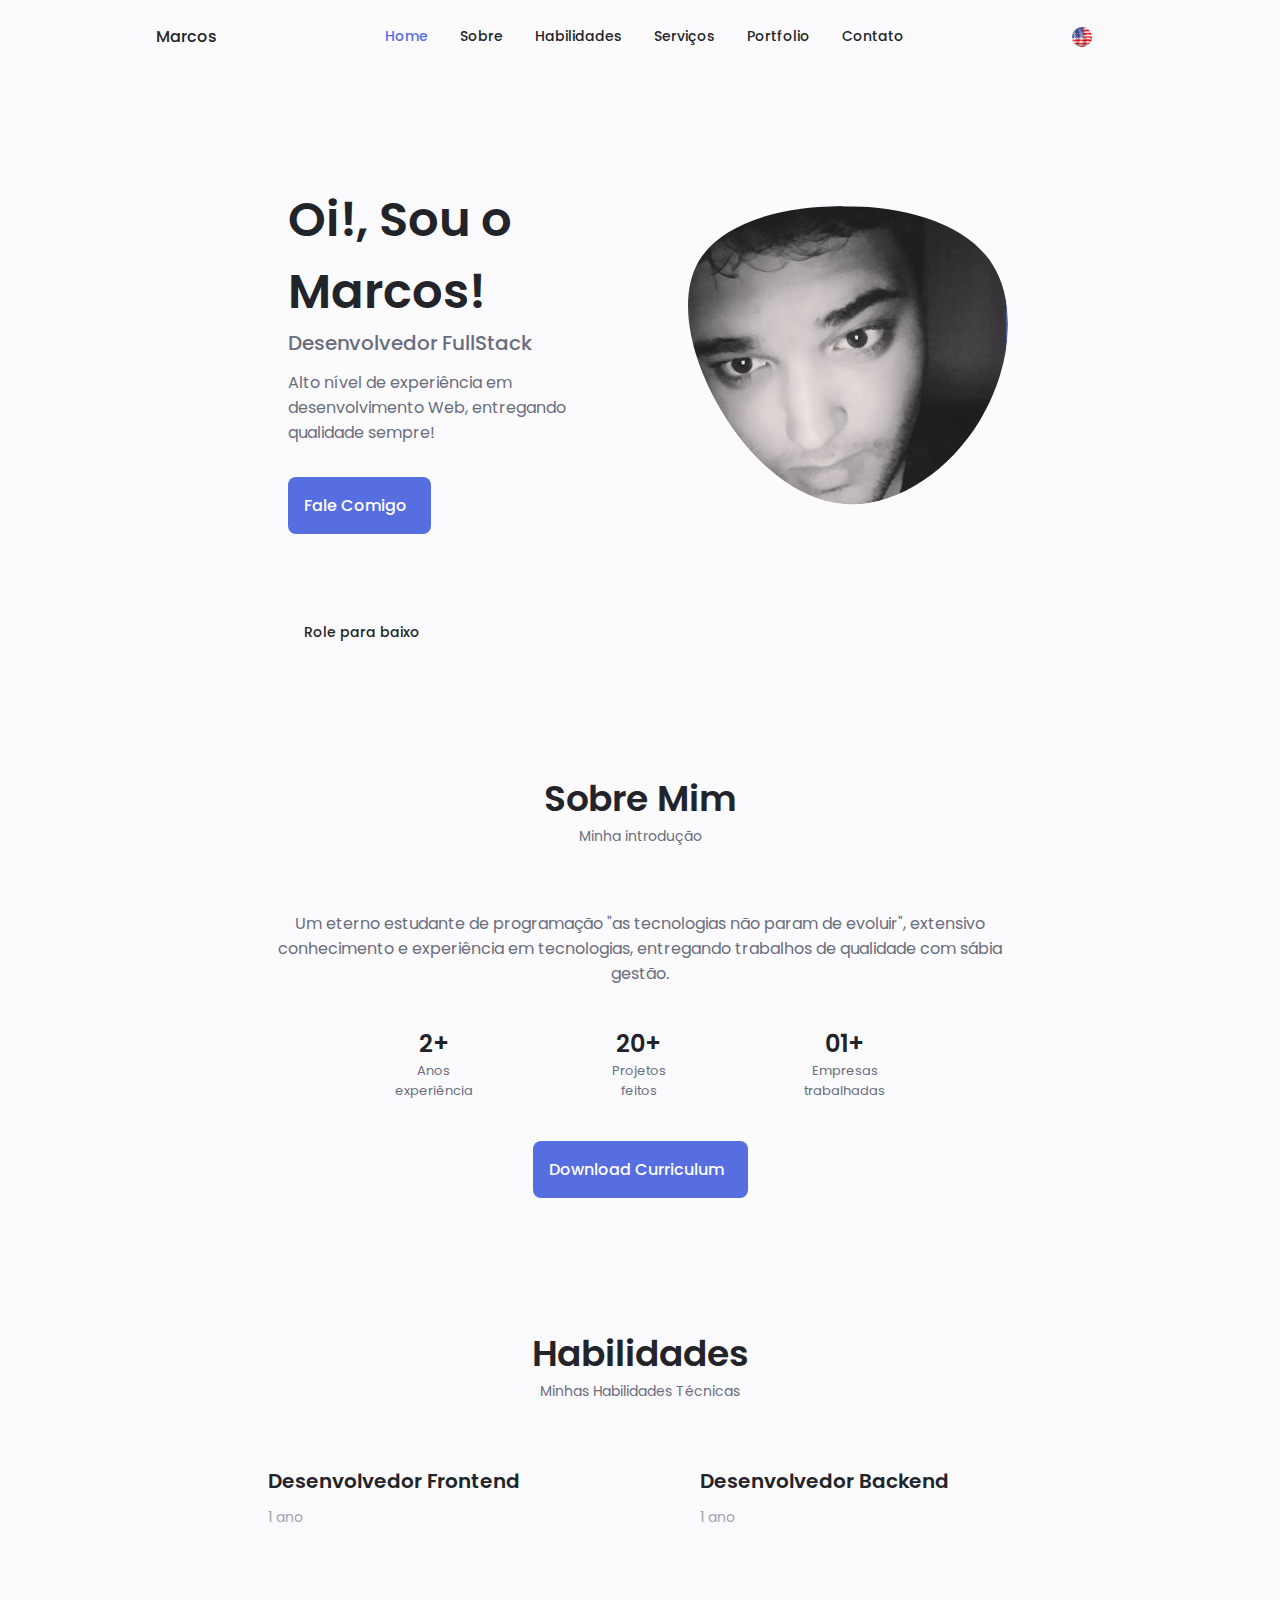
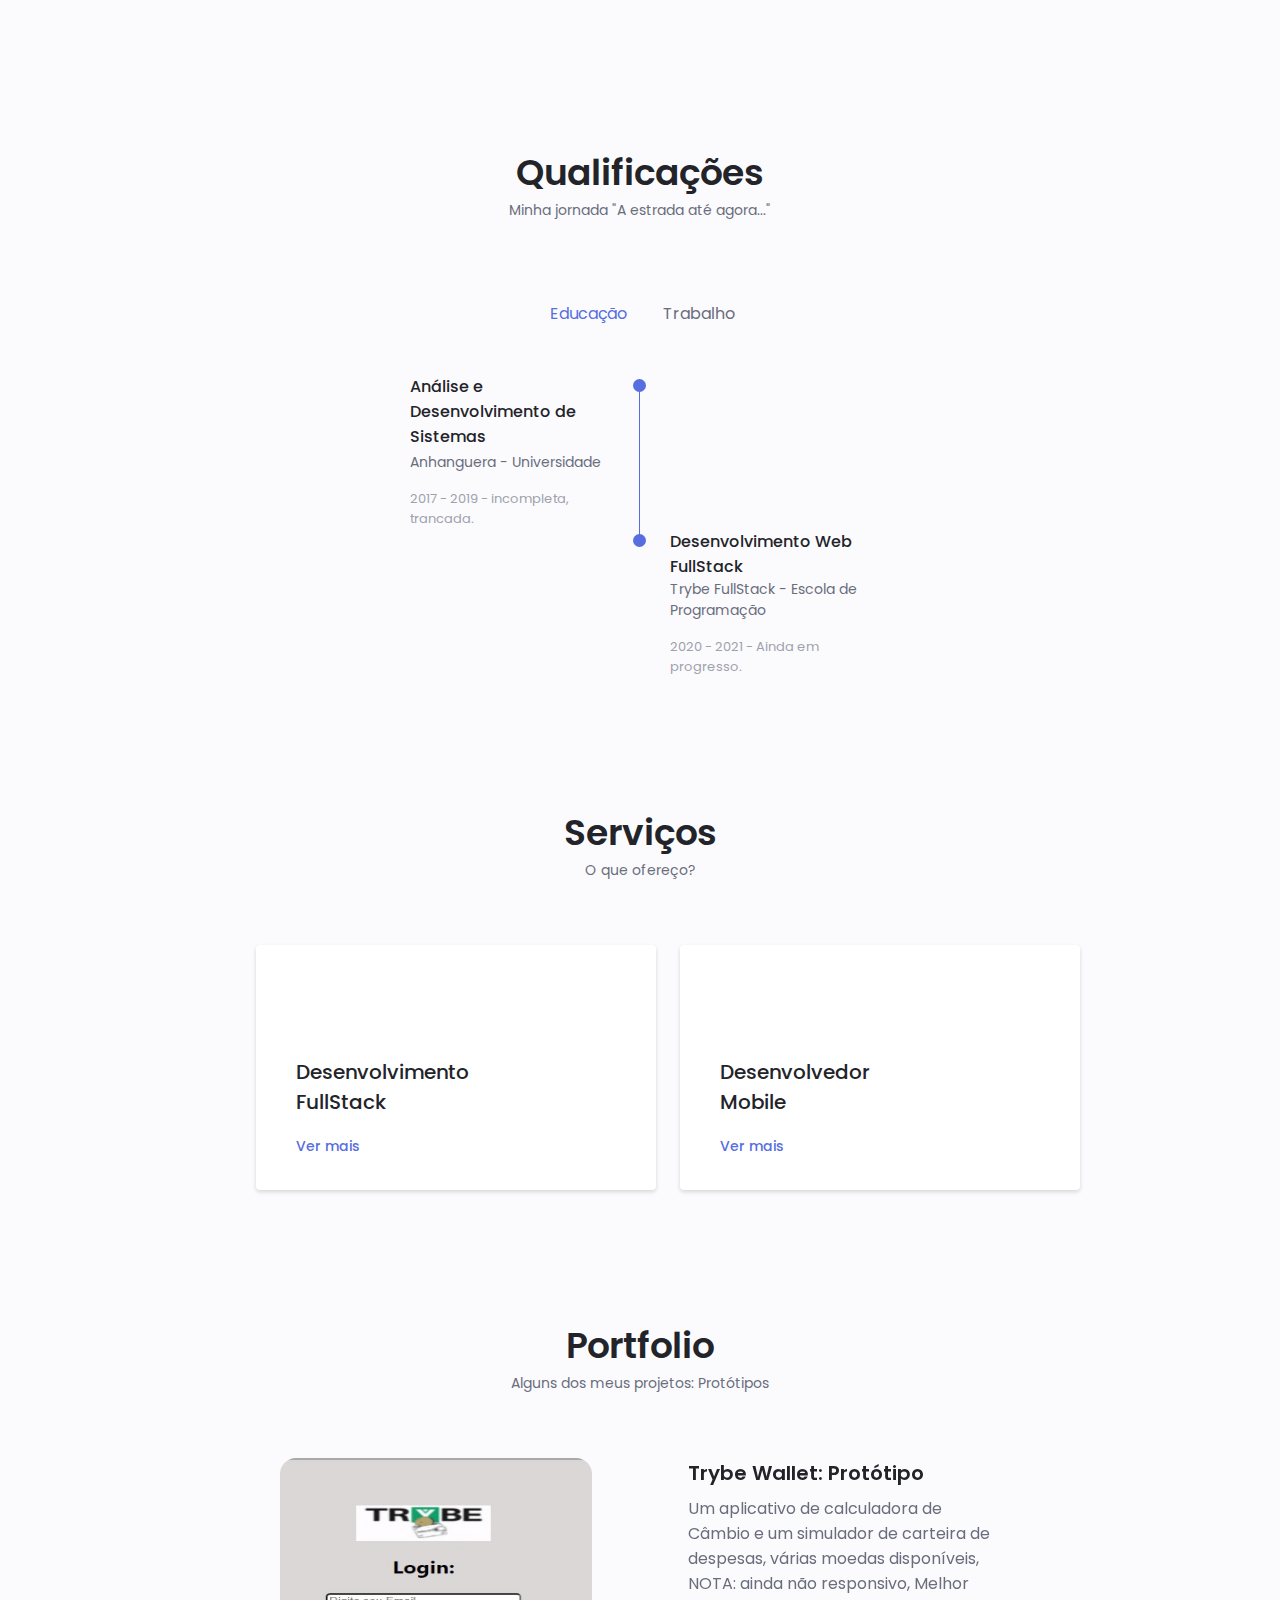
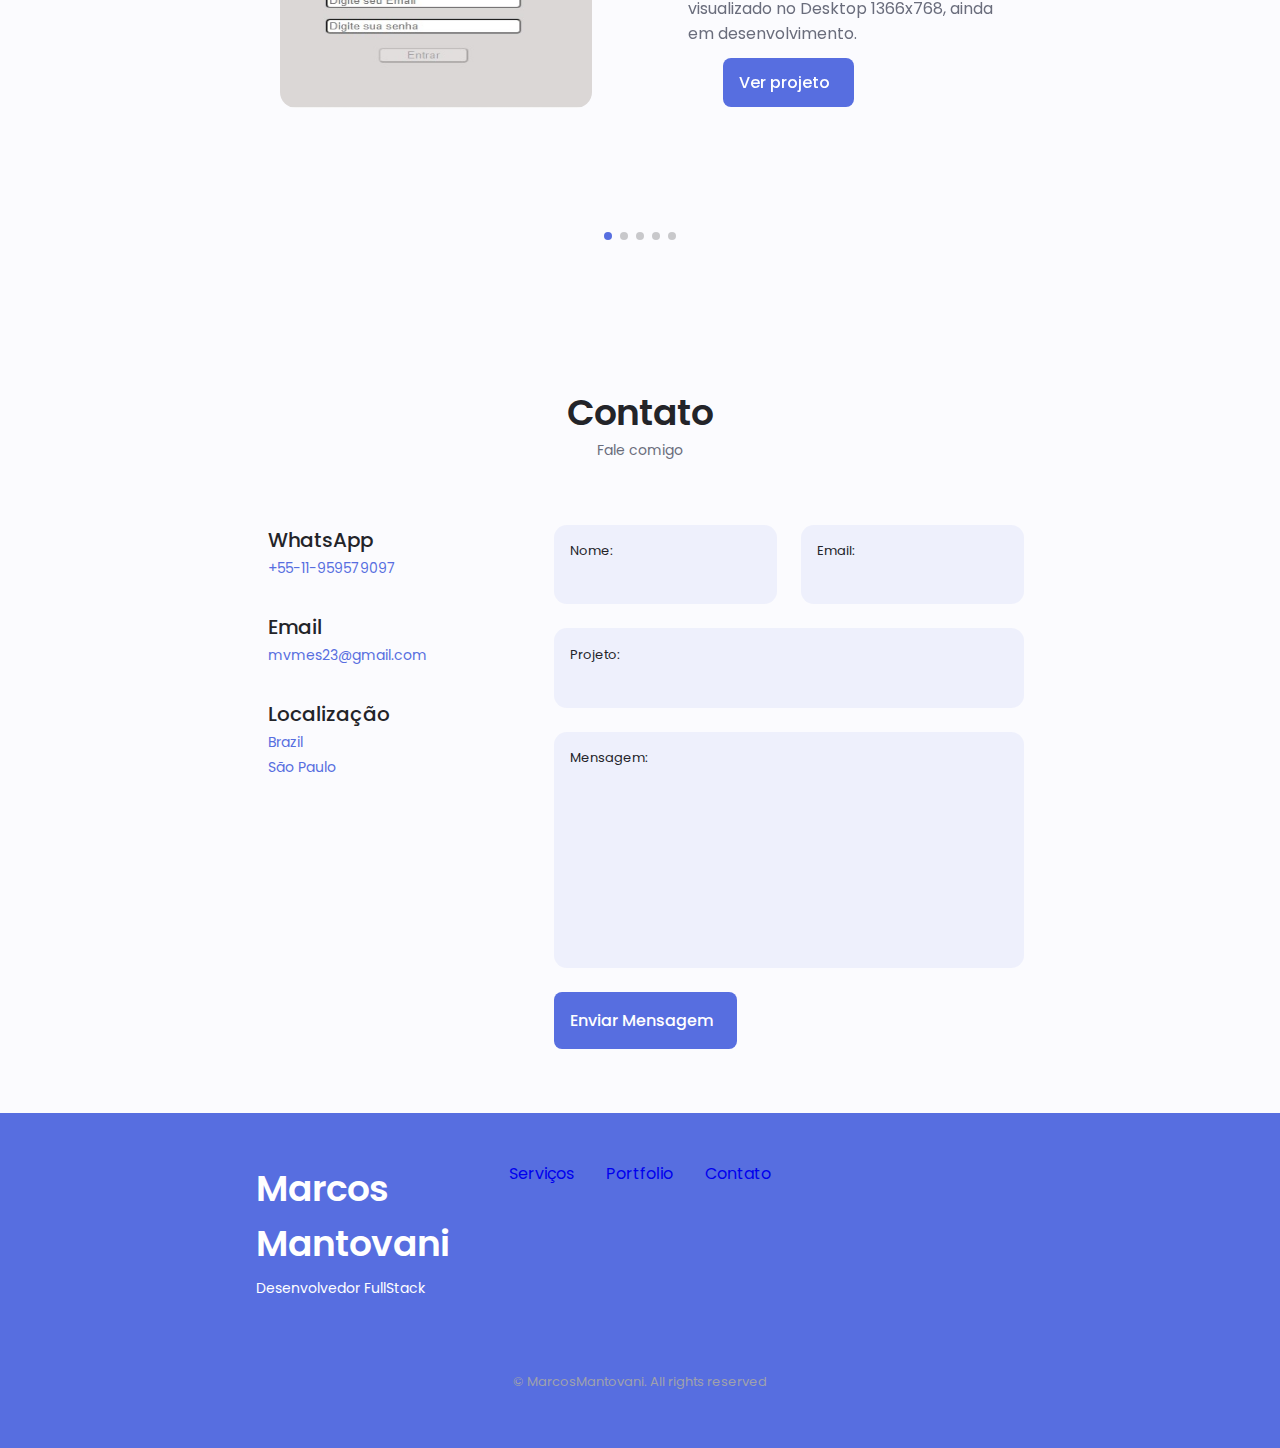
<file: index.html>
<!DOCTYPE html>
    <html lang="en">
    <head>
        <meta charset="UTF-8">
        <meta name="viewport" content="width=device-width, initial-scale=1.0">

        <!--==================== UNICONS ====================-->
        <link rel="stylesheet" href="https://unicons.iconscout.com/release/v4.0.0/css/line.css">
        
        <!--==================== SWIPER CSS ====================-->
        <link rel="stylesheet" href="assets/css/swiper-bundle.min.css">
        
        <!--==================== CSS ====================-->
        <link rel="stylesheet" href="assets/css/styles.css">

        <title>Marcos Mantovani</title>
    </head>
    <body>
        <!--==================== HEADER ====================-->
        <header class="header" id="header">
            <nav class="nav container">
                <a href="#" class="nav__logo">Marcos</a>
                <div class="nav__menu" id="nav-menu">
                   <ul class="nav__list grid">
                      <li class="nav__item">
                          <a href="#home" class="nav__link active-link">
                            <i class="uil uil-estate nav__icon"></i> Home
                          </a>
                      </li>
                      <li class="nav__item">
                        <a href="#about" class="nav__link"> 
                            <i class="uil uil-user nav__icon"></i> Sobre
                        </a>
                    </li>
                    <li class="nav__item">
                        <a href="#skills" class="nav__link"> 
                            <i class="uil uil-file-edit-alt nav__icon"></i> Habilidades
                        </a>
                    </li>
                    <li class="nav__item">
                        <a href="#services" class="nav__link">
                            <i class="uil uil-briefcase-alt nav__icon"></i> Serviços
                        </a>
                    </li>
                    <li class="nav__item">
                        <a href="#portfolio" class="nav__link">
                            <i class="uil uil-scenery nav__icon"></i> Portfolio
                        </a>
                    </li>
                    <li class="nav__item">
                        <a href="#contact" class="nav__link">
                            <i class="uil uil-envelope-edit nav__icon"></i> Contato
                        </a>
                    </li>
                   </ul> 
                   <i class="uil uil-times-circle nav__close nav__icon" id="nav-close"></i>
                </div>

                <div class="nav__btns">
                    <!-- Dark Mode Button -->
                    <a href="index__eng.html" class="language__change">
                        <img src="assets/img/eng.png" alt="" class="nav__flag">
                      </a>
                    <i class="uil uil-moon dark-mode-dark" id="theme-button"></i>

                    <div class="nav__toggle" id="nav-toggle">
                        <i class="uil uil-apps"></i>
                    </div>
                </div>
            </nav>
        </header>

        <!--==================== MAIN ====================-->
        <main class="main">
            <!--==================== HOME ====================-->
            <section class="home section" id="home">
                <div class="home__container container grid">
                    <div class="home__content grid">
                        <div class="home__social">                           
                            <a href="https://linkedin.com/in/mvmes2" target="_blank" class="home__social-icon">
                                <i class="uil uil-linkedin"></i>
                            </a>

                            <a href="https://api.whatsapp.com/send?phone=5511959579097" target="_blank" class="home__social-icon">
                                <i class="uil uil-whatsapp-alt"></i>
                              </a>

                            <a href="https://github.com/mvmes2" target="_blank" class="home__social-icon">
                                <i class="uil uil-github"></i>
                            </a>
                        </div>

                        <div class="home__img">
                            <svg class="home__blob" viewBox="0 0 200 187" xmlns="http://www.w3.org/2000/svg" xmlns:xlink="http://www.w3.org/1999/xlink">
                                <mask id="mask0" mask-type="alpha">
                                    <path d="M190.312 36.4879C206.582 62.1187 201.309 102.826 182.328 134.186C163.346 165.547 
                                    130.807 187.559 100.226 186.353C69.6454 185.297 41.0228 161.023 21.7403 129.362C2.45775 
                                    97.8511 -7.48481 59.1033 6.67581 34.5279C20.9871 10.1032 59.7028 -0.149132 97.9666 
                                    0.00163737C136.23 0.303176 174.193 10.857 190.312 36.4879Z"/>
                                </mask>
                                <g mask="url(#mask0)">
                                    <path d="M190.312 36.4879C206.582 62.1187 201.309 102.826 182.328 134.186C163.346 
                                    165.547 130.807 187.559 100.226 186.353C69.6454 185.297 41.0228 161.023 21.7403 
                                    129.362C2.45775 97.8511 -7.48481 59.1033 6.67581 34.5279C20.9871 10.1032 59.7028 
                                    -0.149132 97.9666 0.00163737C136.23 0.303176 174.193 10.857 190.312 36.4879Z"/>
                                    <image class="home__blob-img" x='0' xlink:href="assets/img/perfil.png"/>
                                </g>
                            </svg>
                        </div>

                       <div class="home__data">
                            <h1 class="home__title">Oi!, Sou o Marcos!</h1>
                            <h3 class="home__subtitle">Desenvolvedor FullStack</h3>
                            <p class="home__description">Alto nível de experiência em desenvolvimento Web, entregando qualidade sempre!</p>
                            <a href="#contact" class="button button--flex">
                            Fale Comigo<i class="uil uil-message button__icon"></i>
                            </a>
                       </div>
                    </div>

                    <div class="home__scroll">
                        <a href="#services" class="home__scroll-button button--flex">
                            <i class="uil uil-mouse home__scroll-mouse"></i>
                            <span class="home__scroll-name">Role para baixo</span>
                            <i class="uil uil-arrow-down home__scroll-arrow"></i>
                        </a>
                    </div>
                </div>
            </section>

            <!--==================== ABOUT ====================-->
            <section class="about section" id="about">
                <h2 class="section__title">Sobre Mim</h2>
                <span class="section__subtitle">Minha introdução</span>
                
                <div class="about__container container grid">
                    <!-- <img src="assets/img/about.jpg" alt="" class="about__img"> img de apresentação pessoal da section about "opcional" -->

                    <div class="about__data">
                        <p class="about__description">
                          Um eterno estudante de programação "as tecnologias não param de evoluir", extensivo conhecimento e experiência em
                           tecnologias, entregando trabalhos de qualidade com sábia gestão.
                        </p>

                        <div class="about__info">
                            <div>
                                <span class="about__info-title">2+</span>
                                <span class="about__info-name">Anos <br> experiência</span>
                            </div>
                            <div>
                                <span class="about__info-title">20+</span>
                                <span class="about__info-name">Projetos <br> feitos</span>
                            </div>
                            <div>
                                <span class="about__info-title">01+</span>
                                <span class="about__info-name">Empresas <br> trabalhadas</span>
                            </div>
                        </div>

                        <div class="about__buttons">
                            <a download="" href="assets/pdf/MarcosMantovani_CV.pdf" class="button button--flex">
                                Download Curriculum<i class="uil uil-download-alt button__icon"></i>
                            </a>
                        </div>
                    </div>
                </div>
            </section>

            <!--==================== SKILLS ====================-->
            <section class="skills section" id="skills">
                <h2 class="section__title">Habilidades</h2>
                <span class="section__subtitle">Minhas Habilidades Técnicas</span>

                <div class="skills__container container grid">
                    <div class="skills__containt-container">
                        <!--==================== SKILLS 1====================-->
                        <div class="skills__content skills__close">
                            <div class="skills__header">
                                <i class="uil uil-brackets-curly skills__icon"></i>
                                <div>
                                    <h1 class="skills__title">Desenvolvedor Frontend</h1>
                                    <span class="skills__subtitle">1 ano</span>
                                </div>
                                <i class="uil uil-angle-down skills__arrow"></i>
                            </div>

                            <div class="skills__list grid">
                                <div class="skills__data">
                                    <div class="skills__title">
                                        <h3 class="skills__name">HTML</h3>
                                        <span class="skills__number"></span>
                                    </div>
                                    <div class="skills__bar">
                                        <span class="skills__percentage skills_html"></span>
                                    </div>
                                </div>

                                <div class="skills__data">
                                    <div class="skills__title">
                                        <h3 class="skills__name">CSS</h3>
                                        <span class="skills__number"></span>
                                    </div>
                                    <div class="skills__bar">
                                        <span class="skills__percentage skills_css"></span>
                                    </div>
                                </div>

                                <div class="skills__data">
                                    <div class="skills__title">
                                        <h3 class="skills__name">JavaScript</h3>
                                        <span class="skills__number"></span>
                                    </div>
                                    <div class="skills__bar">
                                        <span class="skills__percentage skills_js"></span>
                                    </div>
                                </div>

                                <div class="skills__data">
                                    <div class="skills__title">
                                        <h3 class="skills__name">React</h3>
                                        <span class="skills__number"></span>
                                    </div>
                                    <div class="skills__bar">
                                        <span class="skills__percentage skills_react"></span>
                                    </div>
                                </div>
                            </div>
                        </div>
                        <!--==================== SKILLS 2 ====================-->
                        <div class="skills__content skills__close">
                            <div class="skills__header">
                                <i class="uil uil-database-alt skills__icon"></i>
                                <div>
                                    <h1 class="skills__title">Desenvolvedor Backend</h1>
                                    <span class="skills__subtitle">1 ano</span>
                                </div>
                                <i class="uil uil-angle-down skills__arrow"></i>
                            </div>

                            <div class="skills__list grid">
                                <div class="skills__data">
                                    <div class="skills__title">
                                        <h3 class="skills__name">MySql</h3>
                                        <span class="skills__number"></span>
                                    </div>
                                    <div class="skills__bar">
                                        <span class="skills__percentage skills_mysql"></span>
                                    </div>
                                </div>

                                <div class="skills__data">
                                    <div class="skills__title">
                                        <h3 class="skills__name">Mongo DB</h3>
                                        <span class="skills__number"></span>
                                    </div>
                                    <div class="skills__bar">
                                        <span class="skills__percentage skills_mongodb"></span>
                                    </div>
                                </div>

                                <div class="skills__data">
                                    <div class="skills__title">
                                        <h3 class="skills__name">Node JS</h3>
                                        <span class="skills__number"></span>
                                    </div>
                                    <div class="skills__bar">
                                        <span class="skills__percentage skills_nodejs"></span>
                                    </div>
                                </div>

                                <div class="skills__data">
                                    <div class="skills__title">
                                        <h3 class="skills__name">Python</h3>
                                        <span class="skills__number"></span>
                                    </div>
                                    <div class="skills__bar">
                                        <span class="skills__percentage skills_python"></span>
                                    </div>
                                </div>
                            </div>
                        </div>
                    </div>
                </div>

            </section>

            <!--==================== QUALIFICATION ====================-->
            <section class="qualification section">
                <h2 class="section__title">Qualificações</h2>
                <span class="section__subtitle">Minha jornada "A estrada até agora..."</span>

                <div class="qualification__container container">
                    <div class="qualification__tabs">
                        <div class="qualification__button button--flex qualification__active" data-target='#education'>
                            <i class="uil uil-graduation-cap qualification__icon"></i>
                            Educação
                        </div>
                        <div class="qualification__button button--flex" data-target='#work'>
                            <i class="uil uil-briefcase-alt qualification__icon"></i>
                            Trabalho
                        </div>
                    </div>

                    <div class="qualification__sections">
                        <!--==================== QUALIFICATION CONTENT 1 ====================-->
                        <div class="qualification__content qualification__active" data-content id="education">
                            <!--==================== QUALIFICATION 1 ====================-->
                            <div class="qualification__data">
                                <div>
                                    <h3 class="qualification__title">Análise e Desenvolvimento de Sistemas</h3>
                                    <span class="qualification__subtitle">Anhanguera - Universidade</span>
                                    <div class="qualification__calendar">
                                        <i class="uil uil-calendar-alt"></i>
                                        2017 - 2019 - incompleta, trancada.
                                    </div>
                                </div>

                                <div>
                                    <span class="qualification__rounder"></span>
                                    <span class="qualification__line"></span>
                                </div>
                            </div>
                            <!--==================== QUALIFICATION 2 ====================-->
                            <div class="qualification__data">
                                <div></div>

                                <div>
                                    <span class="qualification__rounder"></span>
                                    <!-- <span class="qualification__line"></span> -->
                                </div>

                                <div>
                                    <h3 class="qualification__title">Desenvolvimento Web FullStack</h3>
                                    <span class="qualification__subtitle">Trybe FullStack - Escola de Programação</span>
                                    <div class="qualification__calendar">
                                        <i class="uil uil-calendar-alt"></i>
                                        2020 - 2021 - Ainda em progresso.
                                    </div>
                                </div>           
                            </div>
                        </div>

                        <!--==================== QUALIFICATION CONTENT 2 ====================-->
                        <div class="qualification__content" data-content id="work">
                            <!--==================== QUALIFICATION 1 ====================-->
                            <div class="qualification__data">

                                <div>
                                    <h3 class="qualification__title">Desenvolvedor FullStack</h3>
                                    <span class="qualification__subtitle">Freelancer</span>
                                    <div class="qualification__calendar">
                                        <i class="uil uil-calendar-alt"></i>
                                        2021 ... - Ainda trabalhando.
                                    </div>
                                </div>

                                <div>
                                    <span class="qualification__rounder"></span>
                                    <!-- <span class="qualification__line"></span> -->
                                </div>
                            </div>
                            <!--==================== QUALIFICATION 2 ====================-->
                            <!-- <div class="qualification__data">
                                <div></div>

                                <div>
                                    <span class="qualification__rounder"></span>
                                    <span class="qualification__line"></span>
                                </div>

                                <div>
                                    <h3 class="qualification__title">Colocar aqui outra experiencia de trabalho</h3>
                                    <span class="qualification__subtitle">Colocar aqui outra empresa</span>
                                    <div class="qualification__calendar">
                                        <i class="uil uil-calendar-alt"></i>
                                        2020 - 2021 - still in progress.
                                    </div>
                                </div>           
                            </div> -->
                        </div>                   
                    </div>
                </div>
            </section>

            <!--==================== SERVICES ====================-->
            <section class="services section" id="services">
                <h2 class="section__title">Serviços</h2>
                <span class="section__subtitle">O que ofereço?</span>

                <div class="services__container container grid">
                    <!--==================== SERVICES 1 ====================-->
                    <div class="services__content">
                        <div>
                            <i class="uil uil-web-grid services__icon"></i>
                            <h3 class="services__title">Desenvolvimento <br> FullStack</h3>
                        </div>
                        
                        <span class="button button--flex button--small button--link services__button">
                            Ver mais
                            <i class="uil uil-arrow-right button__icon"></i>
                        </span>

                        <div class="services__modal">
                            <div class="services__modal-content">
                                <h4 class="services__modal-title">Desenvolvimento <br> FullStack</h4>
                                <i class="uil uil-times services__modal-close"></i>
                                <ul class="services__modal-services grid">
                                   <li class="services__modal-service">
                                    <i class="uil uil-check-circle services__modal-icon"></i>
                                    <p>Desenvolvo a interface de usuário.</p>
                                   </li>

                                   <li class="services__modal-service">
                                    <i class="uil uil-check-circle services__modal-icon"></i>
                                    <p>Desenvolvo o Frontend e BackEnd da sua aplicação/sistema/site.</p>
                                   </li>

                                   <li class="services__modal-service">
                                    <i class="uil uil-check-circle services__modal-icon"></i>
                                    <p>Desenvolvo sistemas e plataformas.</p>
                                   </li>

                                   <li class="services__modal-service">
                                    <i class="uil uil-check-circle services__modal-icon"></i>
                                    <p>Desenvolvo o dataBase e modelagem de dados.</p>
                                   </li>

                                   <li class="services__modal-service">
                                    <i class="uil uil-check-circle services__modal-icon"></i>
                                    <p>Projeto personalizado para a marca da sua Empresa.</p>
                                   </li>

                                   <!-- <li class="services__modal-service">
                                    <i class="uil uil-check-circle services__modal-icon"></i>
                                    <p>I link your Website with your App.</p>
                                   </li> -->
                                </ul>
                            </div>
                        </div>
                    </div>
                    <!--==================== SERVICES 2 ====================-->
                    <div class="services__content">
                        <div>
                            <i class="uil uil-arrow services__icon"></i>
                            <h3 class="services__title">Desenvolvedor <br> Mobile</h3>
                        </div>
                        
                        <span class="button button--flex button--small button--link services__button">
                            Ver mais
                            <i class="uil uil-arrow-right button__icon"></i>
                        </span>

                        <div class="services__modal">
                            <div class="services__modal-content">
                                <h4 class="services__modal-title">Desenvolvedor <br> Mobile</h4>
                                <i class="uil uil-times services__modal-close"></i>
                                <ul class="services__modal-services grid">
                                   <li class="services__modal-service">
                                    <i class="uil uil-check-circle services__modal-icon"></i>
                                    <p>Desenvolvo a interface de usuário.</p>
                                   </li>

                                   <li class="services__modal-service">
                                    <i class="uil uil-check-circle services__modal-icon"></i>
                                    <p>Desenvolvo o Frontedn e Backend do seu aplicativo</p>
                                   </li>

                                   <li class="services__modal-service">
                                    <i class="uil uil-check-circle services__modal-icon"></i>
                                    <p>Projeto personalizado para a marca da sua Empresa.</p>
                                   </li>

                                   <li class="services__modal-service">
                                    <i class="uil uil-check-circle services__modal-icon"></i>
                                    <p>Conecto seu Website com seu Aplicativo.</p>
                                   </li>
                                </ul>
                            </div>
                        </div>
                    </div>
                </div>

            </section>

            <!--==================== PORTFOLIO ====================-->
            <section class="portfolio section" id="portfolio">
               <h2 class="section__title">Portfolio</h2>
               <span class="section__subtitle">Alguns dos meus projetos: Protótipos</span>

               <div class="portfolio__container container swiper mySwiper">
                   <div class="swiper-wrapper">
                       <!--==================== PORTFOLIO 1 ====================-->
                       <div class="portfolio__content grid swiper-slide">
                           <img src="assets/img/portfolio1.jpg" alt="portfolio-img" class="portfolio__img">

                           <div class="portfolio__data">
                            <h3 class="portfolio__title">Trybe Wallet: Protótipo</h3>
                            <p class="portfolio__description">
                              Um aplicativo de calculadora de Câmbio e um simulador de carteira de despesas, várias moedas disponíveis, 
                              <br>NOTA: ainda não responsivo,
                              Melhor visualizado no Desktop 1366x768, ainda em desenvolvimento.</p>
                            <a href="https://mvmes2.github.io/TrybeWallet/" target="_blank" class="button button--flex button--small portfolio__button">
                                Ver projeto
                               <i class="uil uil-angle-double-right button__icon"></i>
                            </a>   
                         </div> 
                       </div>
                       <!--==================== PORTFOLIO 2 ====================-->
                       <div class="portfolio__content grid swiper-slide">
                        <img src="assets/img/portfolio2.jpg" alt="portfolio-img" class="portfolio__img">

                       <div class="portfolio__data">
                          <h3 class="portfolio__title">Facebook Clone: Protótipo</h3>
                          <p class="portfolio__description">Clone simples da página de login do Facebook "versão antiga"<br>
                            NOTA: ainda não responsivo,
                              Melhor visualizado no Desktop 1366x768, ainda em desenvolvimento para versao completa e mobile.
                          </p>
                          <a href="assets/simple_html_projects/facebook/index.html" target="_blank" class="button button--flex button--small portfolio__button">
                              Ver projeto
                             <i class="uil uil-angle-double-right button__icon"></i>
                          </a>   
                       </div> 
                    </div>
                    <!--==================== PORTFOLIO 3 ====================-->
                    <div class="portfolio__content grid swiper-slide">
                        <img src="assets/img/portfolio3.jpg" alt="portfolio-img" class="portfolio__img">

                       <div class="portfolio__data">
                          <h3 class="portfolio__title">Projeto Trivia</h3>
                          <p class="portfolio__description">Um site/game de perguntas e respostas semelhante ao "Show do Milhão", diversas categorias disponíveis entre 3 níveis
                             de dificuldade, sistema de som implementado na página de "setup".<br>
                             NOTA: ainda não responsivo,
                              Melhor visualizado no Desktop 1366x768, ainda em desenvolvimento para versao mobile.</p>
                          <a href="https://mvmes2.github.io/Trivia_Project/" target="_blank" class="button button--flex button--small portfolio__button">
                              Ver projeto
                             <i class="uil uil-angle-double-right button__icon"></i>
                          </a>   
                       </div> 
                    </div>
                    <!--==================== PORTFOLIO 4 ====================-->
                    <div class="portfolio__content grid swiper-slide">
                        <img src="assets/img/portfolio4.jpg" alt="portfolio-img" class="portfolio__img">

                       <div class="portfolio__data">
                          <h3 class="portfolio__title">App Receitas</h3>
                          <p class="portfolio__description">Um App mais complexo que lista varias receitas do mundo a fora vindo de uma API, 
                            a mecanica e sistemas do app estão 100% funcionais, varias features adicionadas, porém a estilização/design está 
                            incompleto.<br>
                            NOTA: ainda não responsivo,
                              Melhor visualizado no Desktop 1366x768, ainda em desenvolvimento para versao mobile
                          </p>
                          <a href="https://mvmes2.github.io/App_Receitas/" target="_blank" class="button button--flex button--small portfolio__button">
                              Ver projeto
                             <i class="uil uil-angle-double-right button__icon"></i>
                          </a>   
                       </div> 
                    </div>
                    <!--==================== PORTFOLIO 5 ====================-->
                    <div class="portfolio__content grid swiper-slide">
                        <img src="assets/img/portfolio5.jpg" alt="portfolio-img" class="portfolio__img">

                       <div class="portfolio__data">
                          <h3 class="portfolio__title">MarcosFlix</h3>
                          <p class="portfolio__description">Um app Clone do Netflix, com toda sua essência e objetividade,
                              ainda em desenvolvimento para adicionar novas funcionalidades, porém está 100% funcional e 
                              responsivo.
                          </p>
                          <a href="https://mvmes2.github.io/marcosflix/" target="_blank" class="button button--flex button--small portfolio__button">
                              Ver projeto
                             <i class="uil uil-angle-double-right button__icon"></i>
                          </a>   
                       </div> 
                    </div>
                   </div>
                   <!--==================== ADD SWIPER ARROWS ====================-->

                   <div class="swiper-button-next">
                        <i class="uil uil-angle-right-b swiper-portfolio-icon"></i>
                   </div>
                   <div class="swiper-button-prev swiper-portfolio-icon">
                        <i class="uil uil-angle-left-b"></i>
                   </div>
                   <!--==================== ADD SWIPER PAGINATION ====================-->
                   <br>
                   <br>
                   <div class="swiper-pagination"></div>
               </div>
            </section>

            <!--==================== PROJECT IN MIND ====================-->
            <!-- <section class="project section">
                Optional
            </section> -->

            <!--==================== TESTIMONIAL ====================-->
            <!-- <section class="testimonial section">
                optional
            </section> -->

            <!--==================== CONTACT ME ====================-->
            <section class="contact section" id="contact">
                <h2 class="section__title">Contato</h2>
                <span class="section__subtitle">Fale comigo</span>
                <div class="contact__container container grid">
                    <div>
                        <div class="contact__information">
                            <!--==================== CONTACT PHONE ====================-->
                            <i class="uil uil-outgoing-call contact__icon"></i>

                            <div>
                                <h3 class="contact__title">WhatsApp</h3>
                                <a href="https://api.whatsapp.com/send?phone=5511959579097" class="contact__number-link">
                                    <span class="contact__subtitle">+55-11-959579097 <i class="uil uil-whatsapp contact__icon-zap"></i></span>
                                </a>
                            </div>
                        </div>
                        <div class="contact__information">
                            <!--==================== CONTACT EMAIL ====================-->
                            <i class="uil uil-envelope-add contact__icon"></i>

                            <div>
                                <h3 class="contact__title">Email</h3>
                                <a href="mailto:mvmes23@gmail.com" class="contact__number-link">
                                    <span class="contact__subtitle">mvmes23@gmail.com</span>
                                </a>
                            </div>
                        </div>
                        <div class="contact__information">
                            <!--==================== CONTACT LOCATION ====================-->
                            <i class="uil uil-map-marker contact__icon"></i>

                            <div>
                                <h3 class="contact__title">Localização</h3>
                                    <span class="contact__subtitle">Brazil <br> São Paulo</span>
                            </div>
                        </div>
                    </div>
                    <!--==================== CONTACT FORM ====================-->
                    <form action="" class="contact__form grid">
                        <div class="contact__inputs grid">
                            <div class="contact__content">
                               <label for="contact__input" class="contact__label">Nome:</label>
                               <input type="text" class="contact__input" id="contact__input">
                            </div>
                            <div class="contact__content">
                                <label for="contact__input-email" class="contact__label">Email:</label>
                                <input type="email" class="contact__input" id="contact__input-email">
                             </div>
                        </div>
                        <div class="contact__content">
                            <label for="contact__input-project" class="contact__label">Projeto:</label>
                            <input type="text" class="contact__input" id="contact__input-project">
                         </div>
                         <div class="contact__content">
                            <label for="contact__input-message" class="contact__label">Mensagem:</label>
                            <textarea name="" id="contact__input-message" cols="0" rows="7" class="contact__input"></textarea>
                         </div>
                         <div>
                             <a href="" class="button button--flex">
                                 Enviar Mensagem
                                 <i class="uil uil-message button__icon"></i>
                             </a>
                         </div>
                    </form>
                </div>
            </section>
        </main>

        <!--==================== FOOTER ====================-->
        <footer class="footer">
            <div class="footer__bg">
                <div class="footer__container container grid">
                    <div>
                        <h1 class="footer__title">Marcos Mantovani</h1>
                        <span class="footer__subtitle">Desenvolvedor FullStack</span>
                    </div>

                    <ul class="footer__links">
                        <li>
                            <a href="#services" class="footer__link">Serviços</a>
                        </li>
                        <li>
                            <a href="#portfolio" class="footer__link">Portfolio</a>
                        </li>
                        <li>
                            <a href="#contact" class="footer__link">Contato</a>
                        </li>
                    </ul>

                    <div class="footer__socials">
                        <a href="https://www.facebook.com/mantovaniesilva" class="footer__social" target="_blank">
                            <i class="uil uil-facebook footer__social-icon"></i>
                        </a>

                        <a href="https://www.instagram.com/marcosmanthovani/" class="footer__social" target="_blank">
                            <i class="uil uil-instagram-alt footer__social-icon"></i>
                        </a>

                        <a href="https://www.youtube.com/channel/UCD0HOP536UyqROUo3S3zykg" class="footer__social" target="_blank">
                            <i class="uil uil-youtube footer__social-icon"></i>
                        </a>
                    </div>
                </div>
                <p class="footer__copy">&#169; MarcosMantovani. All rights reserved</p>
            </div>            
        </footer>
        
        <!--==================== SCROLL TOP ====================-->
        <a href="#" class="scrollup" id="scroll-up">
            <i class="uil uil-top-arrow-from-top scrollup__icon"></i>
        </a>

        <!--==================== SWIPER JS ====================-->
        <script src="assets/js/swiper-bundle.min.js"></script>

        <!--==================== MAIN JS ====================-->
        <script src="assets/js/main.js"></script>
    </body>
</html>
</file>
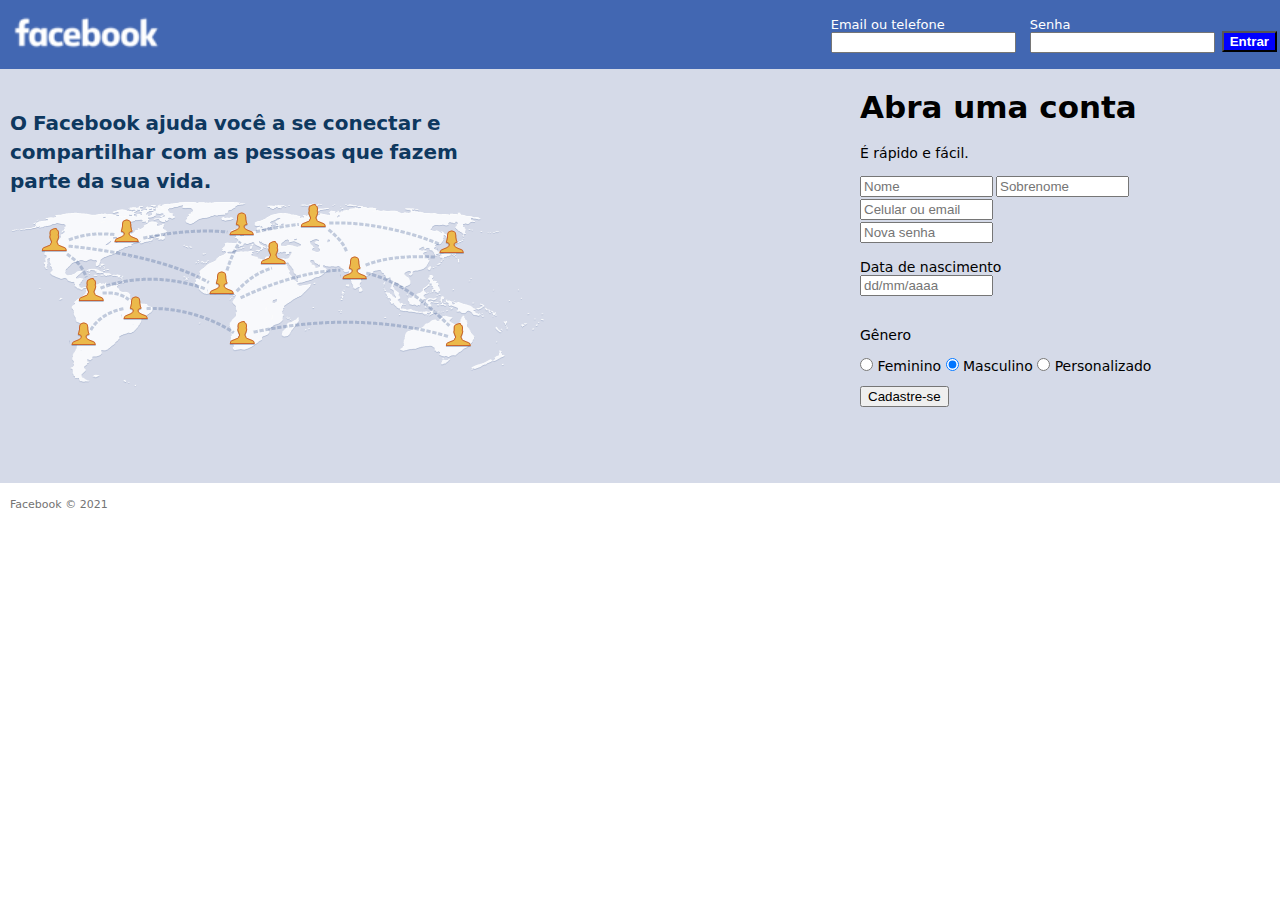
<file: assets/simple_html_projects/facebook/index.html>
<!DOCTYPE html>
<html lang="en">
<head>
  <meta charset="UTF-8">
  <meta http-equiv="X-UA-Compatible" content="IE=edge">
  <meta name="viewport" content="width=device-width, initial-scale=1.0">
  <title>Facebook - entre ou cadastre-se</title>
  <link rel="stylesheet" href="style.css">

</head>
<body>
  <main>
      <header class="top-bar">
        <div class="logo-box">
          <a href="index.html"><img class="facebook-logo" src="imgs/facebook-logo.png" alt="logo do facebook"></a>
        </div>        
        <form class="facebook-login" action="">
            <div class="form-group">
              <label id="user-email-phone-label" for="user-email-phone">Email ou telefone</label>
              <input type="text" name="user" id="user-email-phone">
            </div>
            <div class="form-group">
              <label id="user-password-label" for="user-password">Senha</label>
              <input type="password" name="pass" id="user-password">
            </div>
            <div class="form-control">
              <button type="submit" id="button-login">Entrar</button>
            </div>       
        </form>
      </header>

    <section class="main-content">

      <section class="left-content">
        <p id="facebook-slogan">O Facebook ajuda você a se conectar e compartilhar com as pessoas que fazem parte da sua vida.</p>
        <img id="facebook-networking" src="imgs/networking.png" alt="conectando pessoas">
      </section>

      <section class="right-content">
        <div class="cad-content">
          <h1>Abra uma conta</h1>
          <p class="quick-easy form-dist">É rápido e fácil.</p>
          <form action="" class="cadastro">
            <section class="name">
              <input type="text" id="first-name" name="firstname" class="names form-dist campo" placeholder="Nome">
              <input type="text" id="last-name" name="lastname" class="names form-dist last-name campo" placeholder="Sobrenome">
            </section>

            <input type="text" id="email" name="phone_email" placeholder="Celular ou email" class="campo">
            <input class="Nova-senha campo" id="senha" type="password" name="password" placeholder="Nova senha"><br>
            <label id="label-birthdate" for="birthdate">Data de nascimento</label><br>
            <input type="text" id="birthdate" name="birthdate" placeholder="dd/mm/aaaa" class="form-dist campo"><br>

            <label for="gender" id="label-gender" class="form-dist campo">Gênero</label>
            <section class="gender-radio">
            <input class="form-dist" type="radio" name="gender" id="F" value="Feminino">
            <label id="label-gender" for="F">Feminino</label>

            <input class="form-dist" type="radio" name="gender" id="M" value="Masculino" checked>
            <label id="label-gender" for="M">Masculino</label>

            <input class="form-dist" type="radio" name="gender" id="P" value="Personalizado">
            <label id="label-gender" for="P">Personalizado</label>
            </section>

            <input class="alter-gender form-dist campo2" name="gender-custom" id="gender-custom" type="text" placeholder="Gênero (opcional)">

            <button type="submit" id="facebook-register" >Cadastre-se</button>
            <p id='error' class="return-form">Campos inválidos</p>

          </form>
        </div>
      </section>

    </section>

    <footer>
      <div> Facebook © 2021</div>
    </footer>
  </main>
  <script src="script.js"></script>
</body>
</html>
</file>
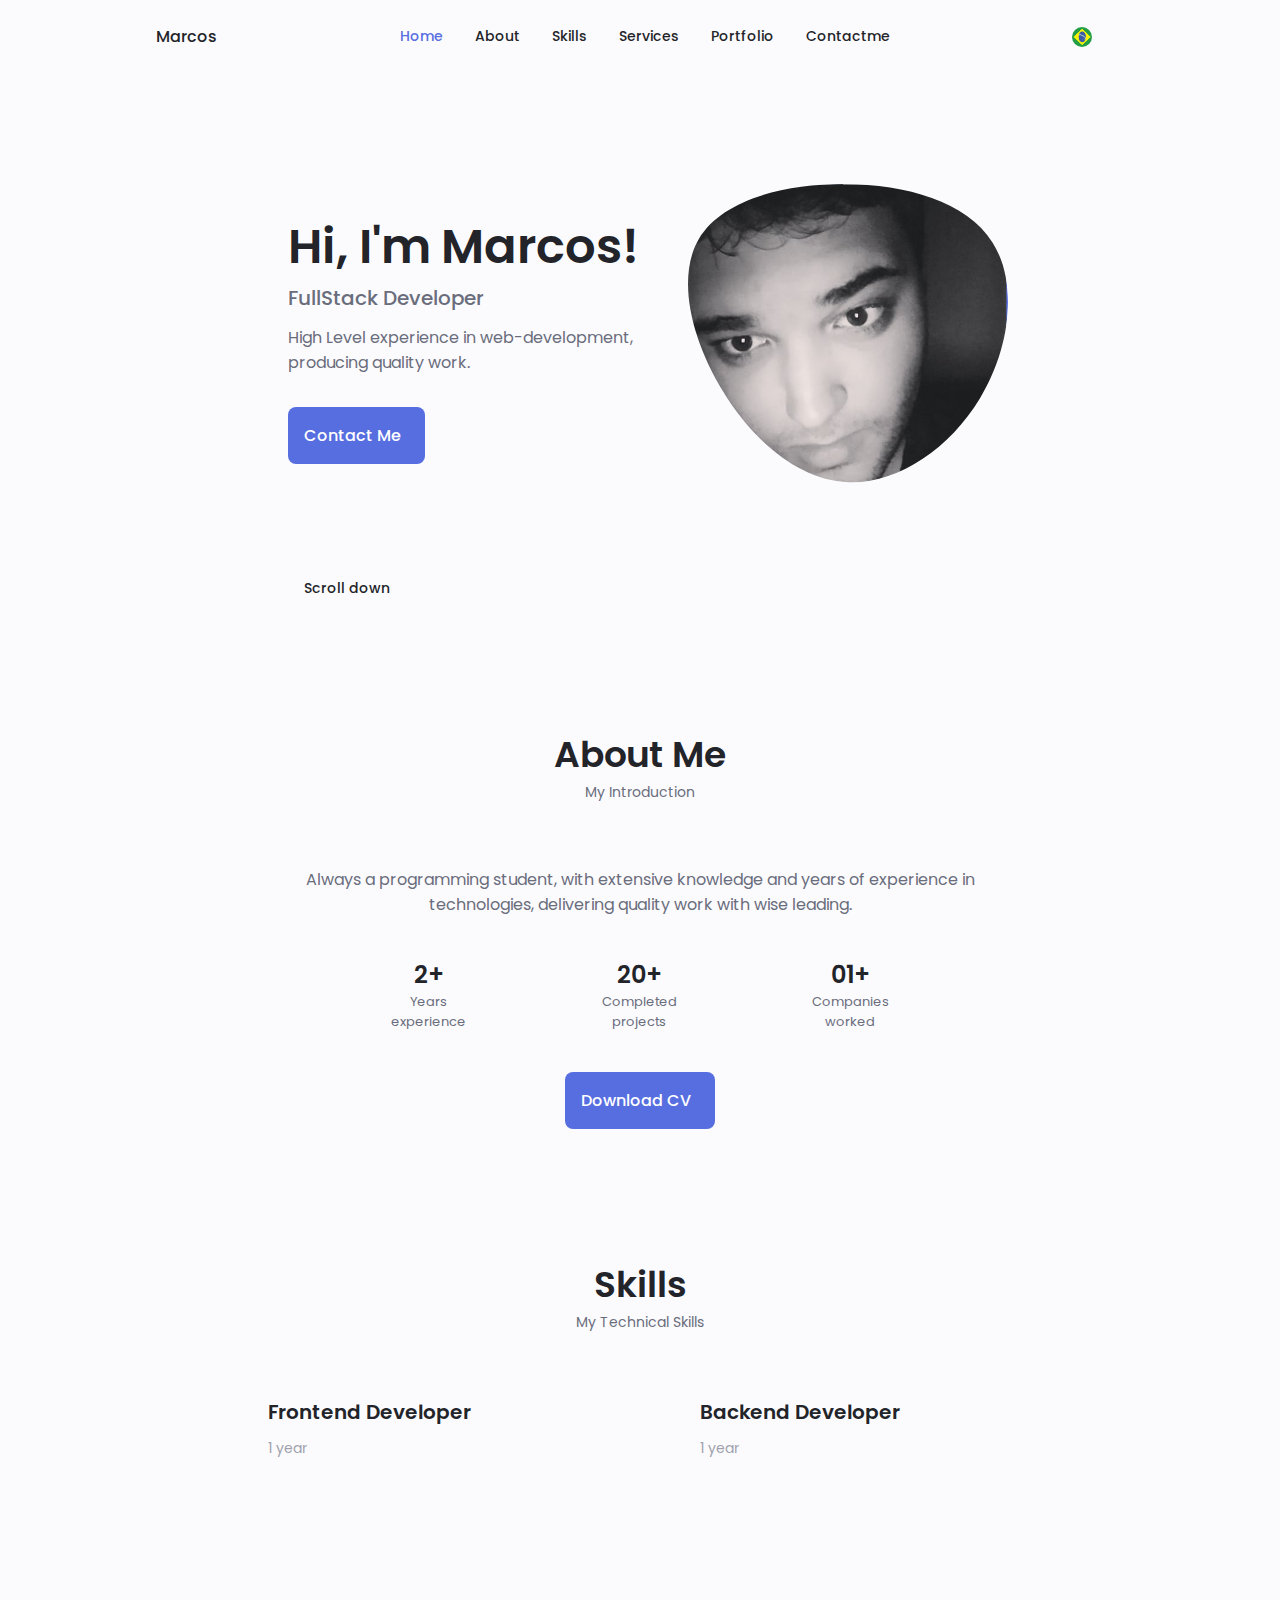
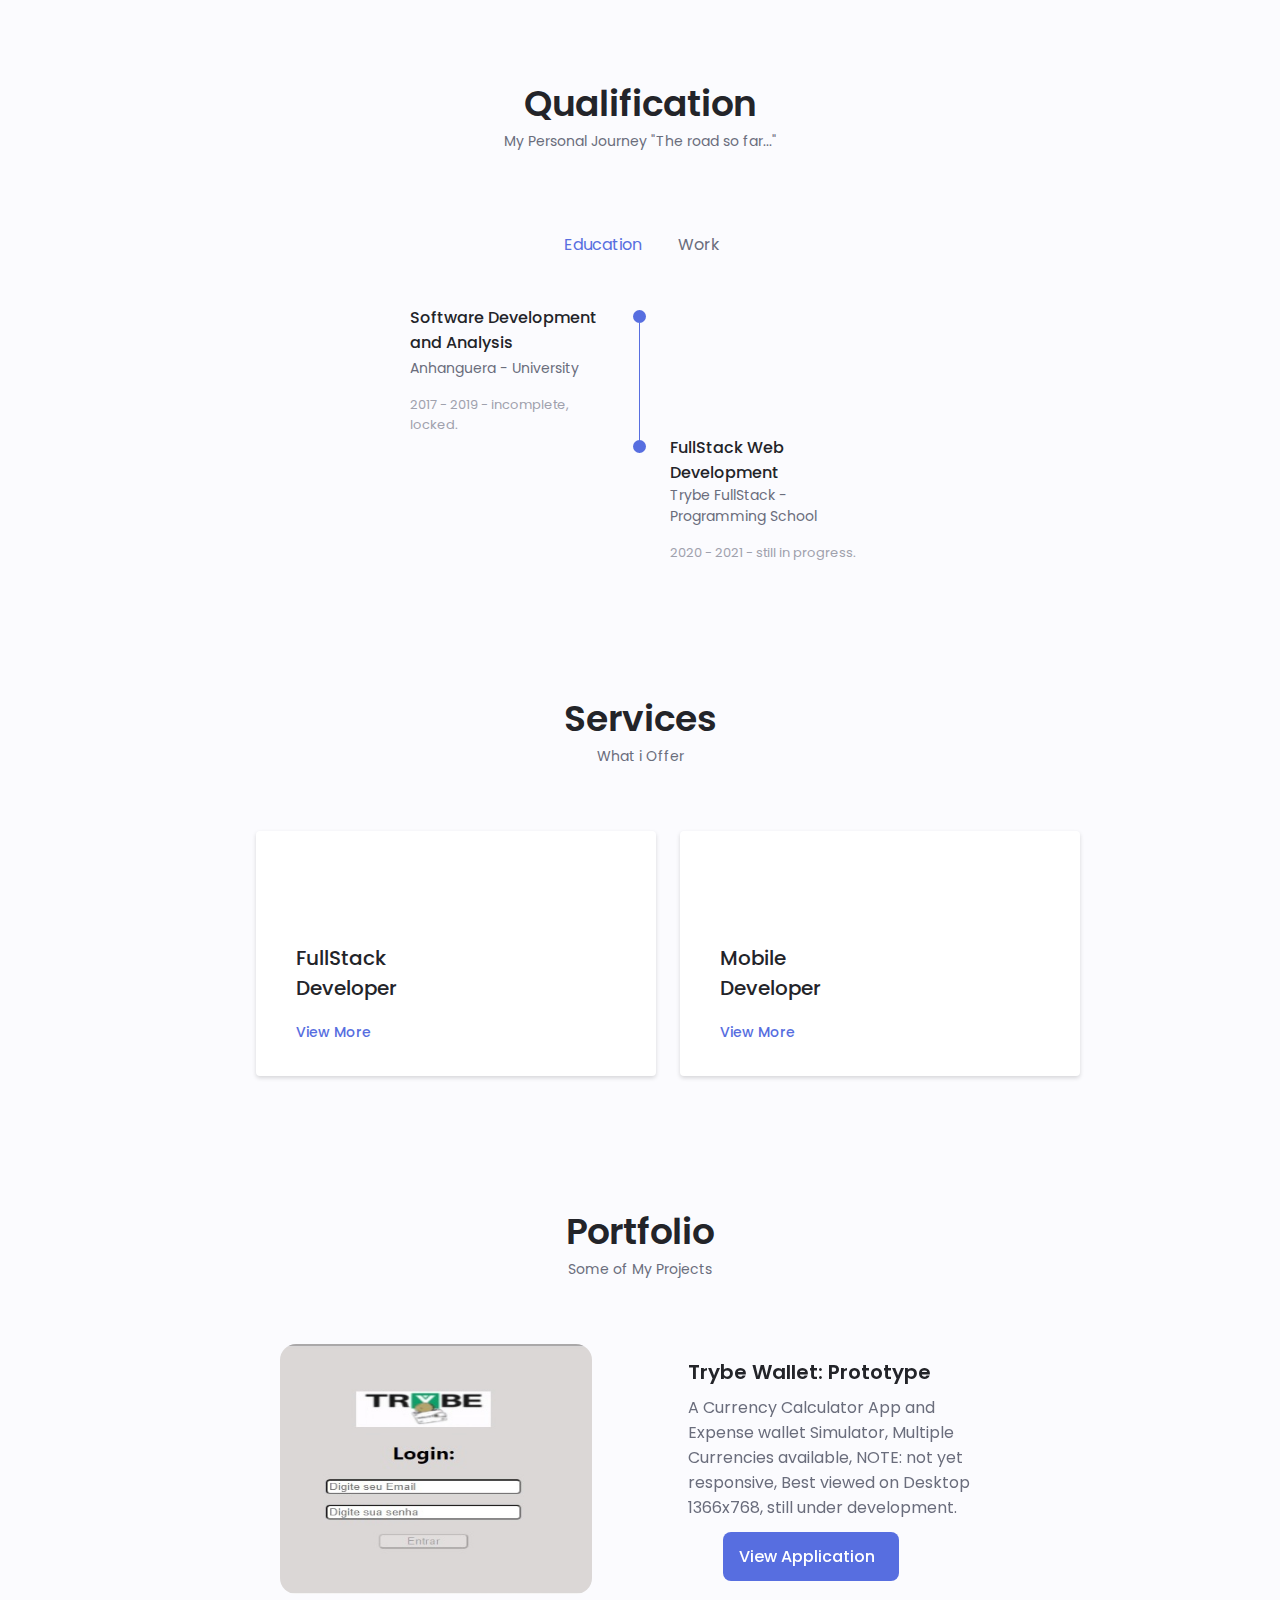
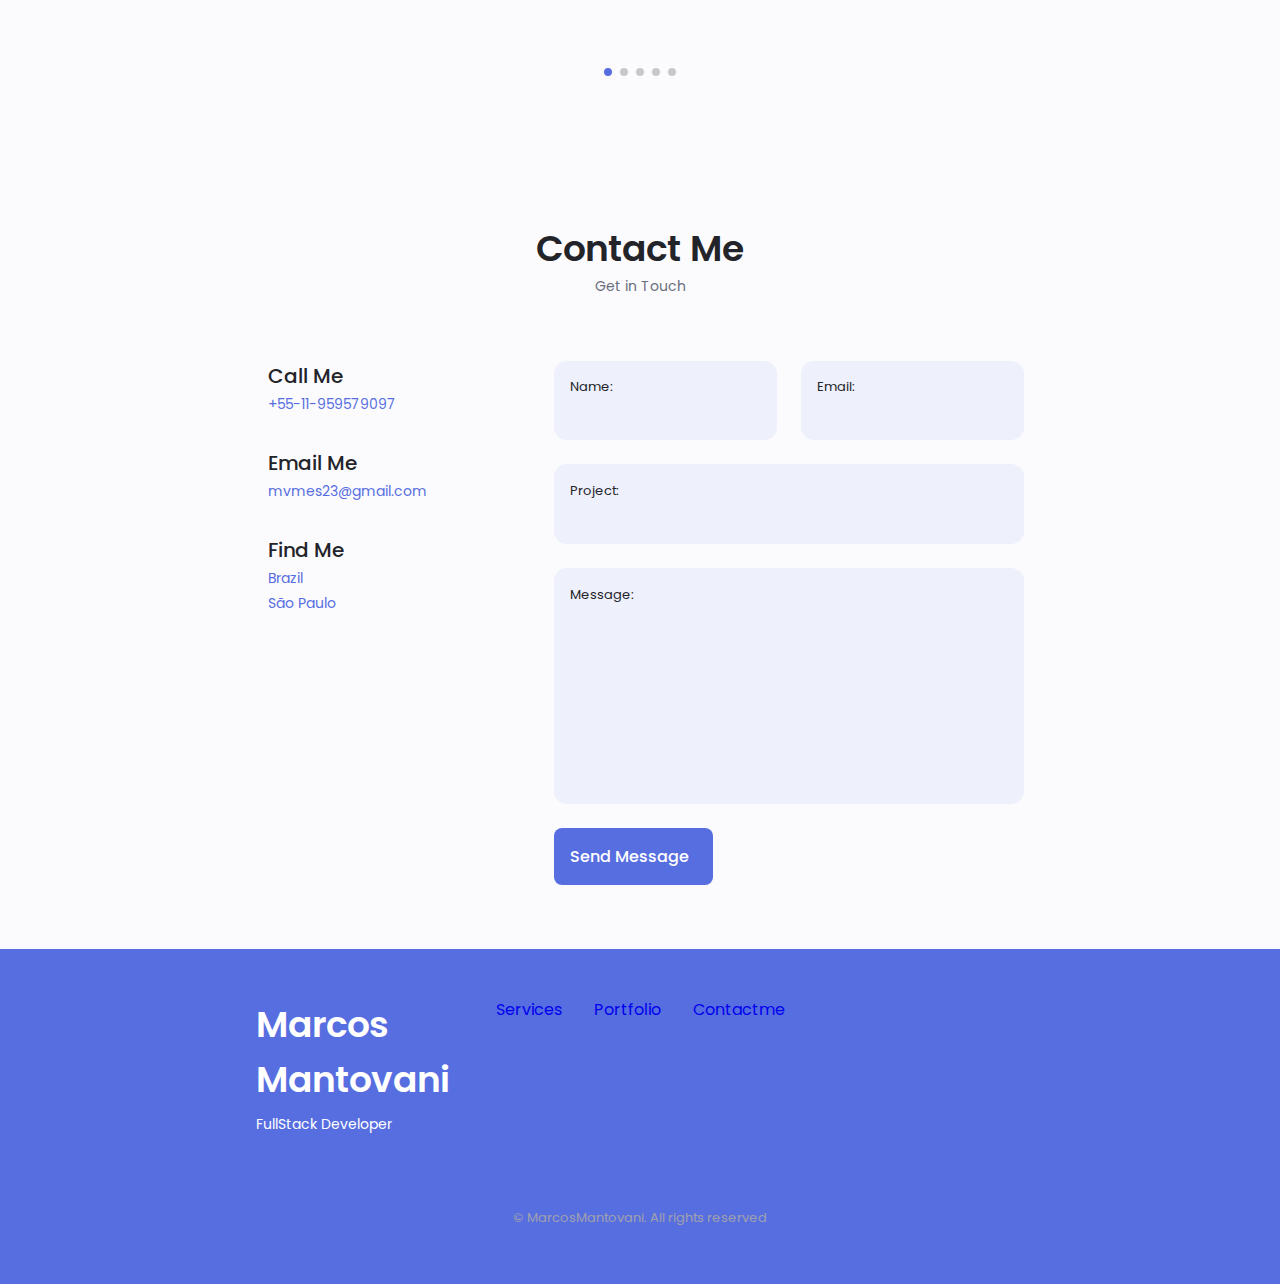
<file: index__eng.html>
<!DOCTYPE html>
    <html lang="en">
    <head>
        <meta charset="UTF-8">
        <meta name="viewport" content="width=device-width, initial-scale=1.0">

        <!--==================== UNICONS ====================-->
        <link rel="stylesheet" href="https://unicons.iconscout.com/release/v4.0.0/css/line.css">
        
        <!--==================== SWIPER CSS ====================-->
        <link rel="stylesheet" href="assets/css/swiper-bundle.min.css">
        
        <!--==================== CSS ====================-->
        <link rel="stylesheet" href="assets/css/styles.css">

        <title>Marcos Mantovani</title>
    </head>
    <body>
        <!--==================== HEADER ====================-->
        <header class="header" id="header">
            <nav class="nav container">
                <a href="#" class="nav__logo">Marcos</a>
                <div class="nav__menu" id="nav-menu">
                   <ul class="nav__list grid">
                      <li class="nav__item">
                          <a href="#home" class="nav__link active-link">
                            <i class="uil uil-estate nav__icon"></i> Home
                          </a>
                      </li>
                      <li class="nav__item">
                        <a href="#about" class="nav__link"> 
                            <i class="uil uil-user nav__icon"></i> About
                        </a>
                    </li>
                    <li class="nav__item">
                        <a href="#skills" class="nav__link"> 
                            <i class="uil uil-file-edit-alt nav__icon"></i> Skills
                        </a>
                    </li>
                    <li class="nav__item">
                        <a href="#services" class="nav__link">
                            <i class="uil uil-briefcase-alt nav__icon"></i> Services
                        </a>
                    </li>
                    <li class="nav__item">
                        <a href="#portfolio" class="nav__link">
                            <i class="uil uil-scenery nav__icon"></i> Portfolio
                        </a>
                    </li>
                    <li class="nav__item">
                        <a href="#contact" class="nav__link">
                            <i class="uil uil-envelope-edit nav__icon"></i> Contactme
                        </a>
                    </li>
                   </ul> 
                   <i class="uil uil-times-circle nav__close nav__icon" id="nav-close"></i>
                </div>

                <div class="nav__btns">
                    <!-- Dark Mode Button -->
                    <a href="index.html" class="language__change">
                        <img src="assets/img/pt-br.png" alt="" class="nav__flag">
                      </a>
                    <i class="uil uil-moon dark-mode-dark" id="theme-button"></i>

                    <div class="nav__toggle" id="nav-toggle">
                        <i class="uil uil-apps"></i>
                    </div>
                </div>
            </nav>
        </header>

        <!--==================== MAIN ====================-->
        <main class="main">
            <!--==================== HOME ====================-->
            <section class="home section" id="home">
                <div class="home__container container grid">
                    <div class="home__content grid">
                        <div class="home__social">                           
                            <a href="https://linkedin.com/in/mvmes2" target="_blank" class="home__social-icon">
                                <i class="uil uil-linkedin"></i>
                            </a>

                            <a href="https://api.whatsapp.com/send?phone=5511959579097" target="_blank" class="home__social-icon">
                                <i class="uil uil-whatsapp-alt"></i>
                              </a>

                            <a href="https://github.com/mvmes2" target="_blank" class="home__social-icon">
                                <i class="uil uil-github"></i>
                            </a>
                        </div>

                        <div class="home__img">
                            <svg class="home__blob" viewBox="0 0 200 187" xmlns="http://www.w3.org/2000/svg" xmlns:xlink="http://www.w3.org/1999/xlink">
                                <mask id="mask0" mask-type="alpha">
                                    <path d="M190.312 36.4879C206.582 62.1187 201.309 102.826 182.328 134.186C163.346 165.547 
                                    130.807 187.559 100.226 186.353C69.6454 185.297 41.0228 161.023 21.7403 129.362C2.45775 
                                    97.8511 -7.48481 59.1033 6.67581 34.5279C20.9871 10.1032 59.7028 -0.149132 97.9666 
                                    0.00163737C136.23 0.303176 174.193 10.857 190.312 36.4879Z"/>
                                </mask>
                                <g mask="url(#mask0)">
                                    <path d="M190.312 36.4879C206.582 62.1187 201.309 102.826 182.328 134.186C163.346 
                                    165.547 130.807 187.559 100.226 186.353C69.6454 185.297 41.0228 161.023 21.7403 
                                    129.362C2.45775 97.8511 -7.48481 59.1033 6.67581 34.5279C20.9871 10.1032 59.7028 
                                    -0.149132 97.9666 0.00163737C136.23 0.303176 174.193 10.857 190.312 36.4879Z"/>
                                    <image class="home__blob-img" x='0' xlink:href="assets/img/perfil.png"/>
                                </g>
                            </svg>
                        </div>

                       <div class="home__data">
                            <h1 class="home__title">Hi, I'm Marcos!</h1>
                            <h3 class="home__subtitle">FullStack Developer</h3>
                            <p class="home__description">High Level experience in web-development, producing quality work.</p>
                            <a href="#contact" class="button button--flex">
                            Contact Me<i class="uil uil-message button__icon"></i>
                            </a>
                       </div>
                    </div>

                    <div class="home__scroll">
                        <a href="#services" class="home__scroll-button button--flex">
                            <i class="uil uil-mouse home__scroll-mouse"></i>
                            <span class="home__scroll-name">Scroll down</span>
                            <i class="uil uil-arrow-down home__scroll-arrow"></i>
                        </a>
                    </div>
                </div>
            </section>

            <!--==================== ABOUT ====================-->
            <section class="about section" id="about">
                <h2 class="section__title">About Me</h2>
                <span class="section__subtitle">My Introduction</span>
                
                <div class="about__container container grid">
                    <!-- <img src="assets/img/about.jpg" alt="" class="about__img"> img de apresentação pessoal da section about "opcional" -->

                    <div class="about__data">
                        <p class="about__description">
                            Always a programming student, with extensive knowledge and years of experience in technologies, delivering quality work with wise leading.
                        </p>

                        <div class="about__info">
                            <div>
                                <span class="about__info-title">2+</span>
                                <span class="about__info-name">Years <br> experience</span>
                            </div>
                            <div>
                                <span class="about__info-title">20+</span>
                                <span class="about__info-name">Completed <br> projects</span>
                            </div>
                            <div>
                                <span class="about__info-title">01+</span>
                                <span class="about__info-name">Companies <br> worked</span>
                            </div>
                        </div>

                        <div class="about__buttons">
                            <a download="" href="assets/pdf/MarcosMantovani_CV.pdf" class="button button--flex">
                                Download CV<i class="uil uil-download-alt button__icon"></i>
                            </a>
                        </div>
                    </div>
                </div>
            </section>

            <!--==================== SKILLS ====================-->
            <section class="skills section" id="skills">
                <h2 class="section__title">Skills</h2>
                <span class="section__subtitle">My Technical Skills</span>

                <div class="skills__container container grid">
                    <div class="skills__containt-container">
                        <!--==================== SKILLS 1====================-->
                        <div class="skills__content skills__close">
                            <div class="skills__header">
                                <i class="uil uil-brackets-curly skills__icon"></i>
                                <div>
                                    <h1 class="skills__title">Frontend Developer</h1>
                                    <span class="skills__subtitle">1 year</span>
                                </div>
                                <i class="uil uil-angle-down skills__arrow"></i>
                            </div>

                            <div class="skills__list grid">
                                <div class="skills__data">
                                    <div class="skills__title">
                                        <h3 class="skills__name">HTML</h3>
                                        <span class="skills__number"></span>
                                    </div>
                                    <div class="skills__bar">
                                        <span class="skills__percentage skills_html"></span>
                                    </div>
                                </div>

                                <div class="skills__data">
                                    <div class="skills__title">
                                        <h3 class="skills__name">CSS</h3>
                                        <span class="skills__number"></span>
                                    </div>
                                    <div class="skills__bar">
                                        <span class="skills__percentage skills_css"></span>
                                    </div>
                                </div>

                                <div class="skills__data">
                                    <div class="skills__title">
                                        <h3 class="skills__name">JavaScript</h3>
                                        <span class="skills__number"></span>
                                    </div>
                                    <div class="skills__bar">
                                        <span class="skills__percentage skills_js"></span>
                                    </div>
                                </div>

                                <div class="skills__data">
                                    <div class="skills__title">
                                        <h3 class="skills__name">React</h3>
                                        <span class="skills__number"></span>
                                    </div>
                                    <div class="skills__bar">
                                        <span class="skills__percentage skills_react"></span>
                                    </div>
                                </div>
                            </div>
                        </div>
                        <!--==================== SKILLS 2 ====================-->
                        <div class="skills__content skills__close">
                            <div class="skills__header">
                                <i class="uil uil-database-alt skills__icon"></i>
                                <div>
                                    <h1 class="skills__title">Backend Developer</h1>
                                    <span class="skills__subtitle">1 year</span>
                                </div>
                                <i class="uil uil-angle-down skills__arrow"></i>
                            </div>

                            <div class="skills__list grid">
                                <div class="skills__data">
                                    <div class="skills__title">
                                        <h3 class="skills__name">MySql</h3>
                                        <span class="skills__number"></span>
                                    </div>
                                    <div class="skills__bar">
                                        <span class="skills__percentage skills_mysql"></span>
                                    </div>
                                </div>

                                <div class="skills__data">
                                    <div class="skills__title">
                                        <h3 class="skills__name">Mongo DB</h3>
                                        <span class="skills__number"></span>
                                    </div>
                                    <div class="skills__bar">
                                        <span class="skills__percentage skills_mongodb"></span>
                                    </div>
                                </div>

                                <div class="skills__data">
                                    <div class="skills__title">
                                        <h3 class="skills__name">Node JS</h3>
                                        <span class="skills__number"></span>
                                    </div>
                                    <div class="skills__bar">
                                        <span class="skills__percentage skills_nodejs"></span>
                                    </div>
                                </div>

                                <div class="skills__data">
                                    <div class="skills__title">
                                        <h3 class="skills__name">Python</h3>
                                        <span class="skills__number"></span>
                                    </div>
                                    <div class="skills__bar">
                                        <span class="skills__percentage skills_python"></span>
                                    </div>
                                </div>
                            </div>
                        </div>
                    </div>
                </div>

            </section>

            <!--==================== QUALIFICATION ====================-->
            <section class="qualification section">
                <h2 class="section__title">Qualification</h2>
                <span class="section__subtitle">My Personal Journey "The road so far..."</span>

                <div class="qualification__container container">
                    <div class="qualification__tabs">
                        <div class="qualification__button button--flex qualification__active" data-target='#education'>
                            <i class="uil uil-graduation-cap qualification__icon"></i>
                            Education
                        </div>
                        <div class="qualification__button button--flex" data-target='#work'>
                            <i class="uil uil-briefcase-alt qualification__icon"></i>
                            Work
                        </div>
                    </div>

                    <div class="qualification__sections">
                        <!--==================== QUALIFICATION CONTENT 1 ====================-->
                        <div class="qualification__content qualification__active" data-content id="education">
                            <!--==================== QUALIFICATION 1 ====================-->
                            <div class="qualification__data">
                                <div>
                                    <h3 class="qualification__title">Software Development and Analysis</h3>
                                    <span class="qualification__subtitle">Anhanguera - University</span>
                                    <div class="qualification__calendar">
                                        <i class="uil uil-calendar-alt"></i>
                                        2017 - 2019 - incomplete, locked.
                                    </div>
                                </div>

                                <div>
                                    <span class="qualification__rounder"></span>
                                    <span class="qualification__line"></span>
                                </div>
                            </div>
                            <!--==================== QUALIFICATION 2 ====================-->
                            <div class="qualification__data">
                                <div></div>

                                <div>
                                    <span class="qualification__rounder"></span>
                                    <!-- <span class="qualification__line"></span> -->
                                </div>

                                <div>
                                    <h3 class="qualification__title">FullStack Web Development</h3>
                                    <span class="qualification__subtitle">Trybe FullStack - Programming School</span>
                                    <div class="qualification__calendar">
                                        <i class="uil uil-calendar-alt"></i>
                                        2020 - 2021 - still in progress.
                                    </div>
                                </div>           
                            </div>
                        </div>

                        <!--==================== QUALIFICATION CONTENT 2 ====================-->
                        <div class="qualification__content" data-content id="work">
                            <!--==================== QUALIFICATION 1 ====================-->
                            <div class="qualification__data">

                                <div>
                                    <h3 class="qualification__title">FullStack Developer</h3>
                                    <span class="qualification__subtitle">Freelancer</span>
                                    <div class="qualification__calendar">
                                        <i class="uil uil-calendar-alt"></i>
                                        2021 ... - Still Working.
                                    </div>
                                </div>

                                <div>
                                    <span class="qualification__rounder"></span>
                                    <!-- <span class="qualification__line"></span> -->
                                </div>
                            </div>
                            <!--==================== QUALIFICATION 2 ====================-->
                            <!-- <div class="qualification__data">
                                <div></div>

                                <div>
                                    <span class="qualification__rounder"></span>
                                    <span class="qualification__line"></span>
                                </div>

                                <div>
                                    <h3 class="qualification__title">Colocar aqui outra experiencia de trabalho</h3>
                                    <span class="qualification__subtitle">Colocar aqui outra empresa</span>
                                    <div class="qualification__calendar">
                                        <i class="uil uil-calendar-alt"></i>
                                        2020 - 2021 - still in progress.
                                    </div>
                                </div>           
                            </div> -->
                        </div>                   
                    </div>
                </div>
            </section>

            <!--==================== SERVICES ====================-->
            <section class="services section" id="services">
                <h2 class="section__title">Services</h2>
                <span class="section__subtitle">What i Offer</span>

                <div class="services__container container grid">
                    <!--==================== SERVICES 1 ====================-->
                    <div class="services__content">
                        <div>
                            <i class="uil uil-web-grid services__icon"></i>
                            <h3 class="services__title">FullStack <br> Developer</h3>
                        </div>
                        
                        <span class="button button--flex button--small button--link services__button">
                            View More
                            <i class="uil uil-arrow-right button__icon"></i>
                        </span>

                        <div class="services__modal">
                            <div class="services__modal-content">
                                <h4 class="services__modal-title">FullStack <br> Developer</h4>
                                <i class="uil uil-times services__modal-close"></i>
                                <ul class="services__modal-services grid">
                                   <li class="services__modal-service">
                                    <i class="uil uil-check-circle services__modal-icon"></i>
                                    <p>I develop the user interface.</p>
                                   </li>

                                   <li class="services__modal-service">
                                    <i class="uil uil-check-circle services__modal-icon"></i>
                                    <p>I develop the website Frontend and Backend.</p>
                                   </li>

                                   <li class="services__modal-service">
                                    <i class="uil uil-check-circle services__modal-icon"></i>
                                    <p>I develop systems and platforms.</p>
                                   </li>

                                   <li class="services__modal-service">
                                    <i class="uil uil-check-circle services__modal-icon"></i>
                                    <p>Database development and data modeling.</p>
                                   </li>

                                   <li class="services__modal-service">
                                    <i class="uil uil-check-circle services__modal-icon"></i>
                                    <p>Custom project for your company's brand.</p>
                                   </li>

                                   <!-- <li class="services__modal-service">
                                    <i class="uil uil-check-circle services__modal-icon"></i>
                                    <p>I link your Website with your App.</p>
                                   </li> -->
                                </ul>
                            </div>
                        </div>
                    </div>
                    <!--==================== SERVICES 2 ====================-->
                    <div class="services__content">
                        <div>
                            <i class="uil uil-arrow services__icon"></i>
                            <h3 class="services__title">Mobile <br> Developer</h3>
                        </div>
                        
                        <span class="button button--flex button--small button--link services__button">
                            View More
                            <i class="uil uil-arrow-right button__icon"></i>
                        </span>

                        <div class="services__modal">
                            <div class="services__modal-content">
                                <h4 class="services__modal-title">Mobile <br> Developer</h4>
                                <i class="uil uil-times services__modal-close"></i>
                                <ul class="services__modal-services grid">
                                   <li class="services__modal-service">
                                    <i class="uil uil-check-circle services__modal-icon"></i>
                                    <p>I develop the App's user interface.</p>
                                   </li>

                                   <li class="services__modal-service">
                                    <i class="uil uil-check-circle services__modal-icon"></i>
                                    <p>I develop the App Frontend and Backend.</p>
                                   </li>

                                   <li class="services__modal-service">
                                    <i class="uil uil-check-circle services__modal-icon"></i>
                                    <p>Custom project for your company's brand.</p>
                                   </li>

                                   <li class="services__modal-service">
                                    <i class="uil uil-check-circle services__modal-icon"></i>
                                    <p>I link your Website with your App.</p>
                                   </li>
                                </ul>
                            </div>
                        </div>
                    </div>
                </div>

            </section>

            <!--==================== PORTFOLIO ====================-->
            <section class="portfolio section" id="portfolio">
               <h2 class="section__title">Portfolio</h2>
               <span class="section__subtitle">Some of My Projects</span>

               <div class="portfolio__container container swiper mySwiper">
                   <div class="swiper-wrapper">
                       <!--==================== PORTFOLIO 1 ====================-->
                       <div class="portfolio__content grid swiper-slide">
                           <img src="assets/img/portfolio1.jpg" alt="portfolio-img" class="portfolio__img">

                           <div class="portfolio__data">
                            <h3 class="portfolio__title">Trybe Wallet: Prototype</h3>
                            <p class="portfolio__description">
                                A Currency Calculator App and Expense wallet Simulator, Multiple Currencies available, NOTE: not yet responsive, 
                                Best viewed on Desktop 1366x768, still under development.</p>
                            <a href="https://mvmes2.github.io/TrybeWallet/" target="_blank" class="button button--flex button--small portfolio__button">
                                View Application
                               <i class="uil uil-angle-double-right button__icon"></i>
                            </a>   
                         </div> 
                       </div>
                       <!--==================== PORTFOLIO 2 ====================-->
                       <div class="portfolio__content grid swiper-slide">
                        <img src="assets/img/portfolio2.jpg" alt="portfolio-img" class="portfolio__img">

                       <div class="portfolio__data">
                          <h3 class="portfolio__title">Facebook Login page clone</h3>
                          <p class="portfolio__description">Simple clone of Facebook login page "old version"<br>
                            NOTE: not yet responsive,
                              Best viewed on Desktop 1366x768, future development with more features and mobile version</p>
                          <a href="assets/simple_html_projects/facebook/index.html" target="_blank" class="button button--flex button--small portfolio__button">
                              View Application
                             <i class="uil uil-angle-double-right button__icon"></i>
                          </a>   
                       </div> 
                    </div>
                    <!--==================== PORTFOLIO 3 ====================-->
                    <div class="portfolio__content grid swiper-slide">
                        <img src="assets/img/portfolio3.jpg" alt="portfolio-img" class="portfolio__img">

                       <div class="portfolio__data">
                          <h3 class="portfolio__title">Trivia Quiz Project</h3>
                          <p class="portfolio__description">A site/game quiz similar to "Show do Milhão", several categories available between
                            3 levels of difficulty, sound system implemented at "setup" page.<br>
                            NOTE: not yet responsive,
                              Best viewed on Desktop 1366x768.
                        </p>
                          <a href="https://mvmes2.github.io/Trivia_Project/" target="_blank" class="button button--flex button--small portfolio__button">
                              View Application
                             <i class="uil uil-angle-double-right button__icon"></i>
                          </a>   
                       </div> 
                    </div>
                    <!--==================== PORTFOLIO 4 ====================-->
                    <div class="portfolio__content grid swiper-slide">
                        <img src="assets/img/portfolio4.jpg" alt="portfolio-img" class="portfolio__img">

                       <div class="portfolio__data">
                          <h3 class="portfolio__title">Recipe App</h3>
                          <p class="portfolio__description">A more complex App built, which lists several recipes from around the world coming from an API call,
                            the mechanics and systems are 100% functional, several features added, but the styling/design css is not
                            complete.<br>NOTE: not yet responsive,
                            Best viewed on Desktop 1366x768.</p>
                          <a href="https://mvmes2.github.io/App_Receitas/" target="_blank" class="button button--flex button--small portfolio__button">
                              View Application
                             <i class="uil uil-angle-double-right button__icon"></i>
                          </a>   
                       </div> 
                    </div>
                    <!--==================== PORTFOLIO 5 ====================-->
                    <div class="portfolio__content grid swiper-slide">
                        <img src="assets/img/portfolio5.jpg" alt="portfolio-img" class="portfolio__img">

                       <div class="portfolio__data">
                          <h3 class="portfolio__title">MarcosFlix</h3>
                          <p class="portfolio__description">A Netflix Clone app, with all its essence and objectivity,
                            still under development to add new features, but it's 100% functional and
                            responsive.
                          </p>
                          <a href="https://mvmes2.github.io/marcosflix/" target="_blank" class="button button--flex button--small portfolio__button">
                              Ver projeto
                             <i class="uil uil-angle-double-right button__icon"></i>
                          </a>   
                       </div> 
                    </div>
                   </div>
                   <!--==================== ADD SWIPER ARROWS ====================-->

                   <div class="swiper-button-next">
                        <i class="uil uil-angle-right-b swiper-portfolio-icon"></i>
                   </div>
                   <div class="swiper-button-prev swiper-portfolio-icon">
                        <i class="uil uil-angle-left-b"></i>
                   </div>
                   <!--==================== ADD SWIPER PAGINATION ====================-->
                   <br>
                   <br>
                   <div class="swiper-pagination"></div>
               </div>
            </section>

            <!--==================== PROJECT IN MIND ====================-->
            <!-- <section class="project section">
                Optional
            </section> -->

            <!--==================== TESTIMONIAL ====================-->
            <!-- <section class="testimonial section">
                optional
            </section> -->

            <!--==================== CONTACT ME ====================-->
            <section class="contact section" id="contact">
                <h2 class="section__title">Contact Me</h2>
                <span class="section__subtitle">Get in Touch</span>
                <div class="contact__container container grid">
                    <div>
                        <div class="contact__information">
                            <!--==================== CONTACT PHONE ====================-->
                            <i class="uil uil-outgoing-call contact__icon"></i>

                            <div>
                                <h3 class="contact__title">Call Me</h3>
                                <a href="https://api.whatsapp.com/send?phone=5511959579097" class="contact__number-link">
                                    <span class="contact__subtitle">+55-11-959579097 <i class="uil uil-whatsapp contact__icon-zap"></i></span>
                                </a>
                            </div>
                        </div>
                        <div class="contact__information">
                            <!--==================== CONTACT EMAIL ====================-->
                            <i class="uil uil-envelope-add contact__icon"></i>

                            <div>
                                <h3 class="contact__title">Email Me</h3>
                                <a href="mailto:mvmes23@gmail.com" class="contact__number-link">
                                    <span class="contact__subtitle">mvmes23@gmail.com</span>
                                </a>
                            </div>
                        </div>
                        <div class="contact__information">
                            <!--==================== CONTACT LOCATION ====================-->
                            <i class="uil uil-map-marker contact__icon"></i>

                            <div>
                                <h3 class="contact__title">Find Me</h3>
                                    <span class="contact__subtitle">Brazil <br> São Paulo</span>
                            </div>
                        </div>
                    </div>
                    <!--==================== CONTACT FORM ====================-->
                    <form action="" class="contact__form grid">
                        <div class="contact__inputs grid">
                            <div class="contact__content">
                               <label for="contact__input" class="contact__label">Name:</label>
                               <input type="text" class="contact__input" id="contact__input">
                            </div>
                            <div class="contact__content">
                                <label for="contact__input-email" class="contact__label">Email:</label>
                                <input type="email" class="contact__input" id="contact__input-email">
                             </div>
                        </div>
                        <div class="contact__content">
                            <label for="contact__input-project" class="contact__label">Project:</label>
                            <input type="text" class="contact__input" id="contact__input-project">
                         </div>
                         <div class="contact__content">
                            <label for="contact__input-message" class="contact__label">Message:</label>
                            <textarea name="" id="contact__input-message" cols="0" rows="7" class="contact__input"></textarea>
                         </div>
                         <div>
                             <a href="" class="button button--flex">
                                 Send Message
                                 <i class="uil uil-message button__icon"></i>
                             </a>
                         </div>
                    </form>
                </div>
            </section>
        </main>

        <!--==================== FOOTER ====================-->
        <footer class="footer">
            <div class="footer__bg">
                <div class="footer__container container grid">
                    <div>
                        <h1 class="footer__title">Marcos Mantovani</h1>
                        <span class="footer__subtitle">FullStack Developer</span>
                    </div>

                    <ul class="footer__links">
                        <li>
                            <a href="#services" class="footer__link">Services</a>
                        </li>
                        <li>
                            <a href="#portfolio" class="footer__link">Portfolio</a>
                        </li>
                        <li>
                            <a href="#contact" class="footer__link">Contactme</a>
                        </li>
                    </ul>

                    <div class="footer__socials">
                        <a href="https://www.facebook.com/mantovaniesilva" class="footer__social" target="_blank">
                            <i class="uil uil-facebook footer__social-icon"></i>
                        </a>

                        <a href="https://www.instagram.com/marcosmanthovani/" class="footer__social" target="_blank">
                            <i class="uil uil-instagram-alt footer__social-icon"></i>
                        </a>

                        <a href="https://www.youtube.com/channel/UCD0HOP536UyqROUo3S3zykg" class="footer__social" target="_blank">
                            <i class="uil uil-youtube footer__social-icon"></i>
                        </a>
                    </div>
                </div>
                <p class="footer__copy">&#169; MarcosMantovani. All rights reserved</p>
            </div>            
        </footer>
        
        <!--==================== SCROLL TOP ====================-->
        <a href="#" class="scrollup" id="scroll-up">
            <i class="uil uil-top-arrow-from-top scrollup__icon"></i>
        </a>

        <!--==================== SWIPER JS ====================-->
        <script src="assets/js/swiper-bundle.min.js"></script>

        <!--==================== MAIN JS ====================-->
        <script src="assets/js/main.js"></script>
    </body>
</html>
</file>
<file: assets/css/styles.css>
/*==================== GOOGLE FONTS ====================*/
@import url('https://fonts.googleapis.com/css2?family=Poppins:wght@400;500;600&display=swap');

/*==================== VARIABLES CSS ====================*/
:root {
    --header-height: 3rem;

    /*========== Colors ==========*/
    /* Change favorite color */
    --hue-color: 230; /*Purple 250 - Green 142 - Blue 230 - Pink 340*/

    /* HSL color mode */
    --first-color: hsl(var(--hue-color), 69%, 61%);
    --first-color-second: hsl(var(--hue-color), 69%, 61%);
    --first-color-alt: hsl(var(--hue-color), 57%, 53%);
    --first-color-lighter: hsl(var(--hue-color), 92%, 85%);
    --title-color: hsl(var(--hue-color), 8%, 15%);
    --text-color: hsl(var(--hue-color), 8%, 45%);
    --text-color-light: hsl(var(--hue-color), 8%, 65%);
    --input-color: hsl(var(--hue-color), 70%, 96%);
    --body-color: hsl(var(--hue-color), 60%, 99%);
    --container-color: #FFF;
    --scroll-bar-color: hsl(var(--hue-color), 12%, 90%);
    --scroll-thumb-color: hsl(var(--hue-color), 12%, 80%);

    /*========== Font and typography ==========*/
    --body-font: 'Poppins', sans-serif;;

    /* .5rem = 8px, 1rem = 16px, 1.5rem = 24px ... */
    --big-font-size: 2rem;
    --h1-font-size: 1.5rem;
    --h2-font-size: 1.25rem;
    --h3-font-size: 1.125rem;
    --normal-font-size: .938rem;
    --small-font-size: .813rem;
    --smaller-font-size: .75rem;

    /*========== Font weight ==========*/
    --font-medium: 500;
    --font-semi-bold: 600;

    /*========== Margenes Bottom ==========*/
    /* .25rem = 4px, .5rem = 8px, .75rem = 12px ... */
    --mb-0-25: .25rem;
    --mb-0-5: .5rem;
    --mb-0-75: .75rem;
    --mb-1: 1rem;
    --mb-1-5: 1.5rem;
    --mb-2: 2rem;
    --mb-2-5: 2.5rem;
    --mb-3: 3rem;

    /*========== z index ==========*/
    --z-tooltip: 10;
    --z-fixed: 100;
    --z-modal: 1000;
}

/* Font size for large devices */
@media screen and (min-width: 968px) {
    :root {
        --big-font-size: 3rem;
        --h1-font-size: 2.25rem;
        --h2-font-size: 1.5rem;
        --h3-font-size: 1.25rem;
        --normal-font-size: 1rem;
        --small-font-size: .875rem;
        --smaller-font-size: .813rem;
    }
}

/*========== Variables Dark theme ==========*/

body.dark-theme {
    /* HSL color mode */
    --first-color-second: hsl(var(--hue-color), 30%, 8%);
    --title-color: hsl(var(--hue-color), 8%, 95%);
    --text-color: hsl(var(--hue-color), 8%, 45%);
    --input-color: hsl(var(--hue-color), 29%, 16%);
    --body-color: hsl(var(--hue-color), 28%, 12%);
    --container-color: hsl(var(--hue-color), 29%, 16%);
    --scroll-bar-color: hsl(var(--hue-color), 12%, 48%);
    --scroll-thumb-color: hsl(var(--hue-color), 12%, 36%);
}


/*========== Button Dark/Light ==========*/

.nav__flag {
    margin-top: .5rem;
    margin-right: 1rem;
    height: 20px;
    width: 20px;
    border-radius: 50%;
}

.nav__flag:hover {
    height: 20.1px;
    width: 20.1px;
    box-shadow: 0 4px 8px rgba(0,0,0,.5);
}

.nav__btns {
    display: flex;
    align-items: center;
    cursor: pointer;
}

.dark-mode-dark {
    font-size: 1.25rem;
    color: var(--title-color);
    margin-right: var(--mb-1);
    cursor: pointer;
}

.dark-mode-dark:hover {
    color: var(--first-color);
}

/*==================== BASE ====================*/
* {
    box-sizing: border-box;
    padding: 0;
    margin: 0;
}

html {
    scroll-behavior: smooth;
}

body {
    margin: 0 0 var(--header-height) 0;
    font-family: var(--body-font);
    font-size: var(--normal-font-size);
    background-color: var(--body-color);
    color: var(--text-color)
}

h1,h2,h3,h4 {
    color: var(--title-color);
    font-weight: var(--font-semi-bold);
}

ul {
    list-style: none;
}

a {
    text-decoration: none;
}

img {
    max-width: 100%;
    height: auto;
}

/*==================== REUSABLE CSS CLASSES ====================*/
.section {
    padding: 2rem 0 4rem;
}

.section__title {
    font-size: var(--h1-font-size);
}

.section__subtitle {
    display: block;
    font-size: var(--small-font-size);
    margin-bottom: var(--mb-3);
}

.section__title,
.section__subtitle {
    text-align: center;

}

/*==================== LAYOUT ====================*/
.container {
    max-width: 768px;
    margin-left: var(--mb-1-5);
    margin-right: var(--mb-1-5);
}

.grid {
    display: grid;
    gap: 1.5rem;  
}

.header {
    width: 100%;
    position: fixed;
    bottom: 0;
    left: 0;
    z-index: var(--z-fixed);
    background-color: var(--body-color);
}

/*==================== NAV ====================*/

.nav {
    max-width: 968px;
    height: var(--header-height);
    display: flex;
    justify-content: space-between;
    align-items: center;
}

.nav__logo,
.nav__toggle {
    color: var(--title-color);
    font-weight: var(--font-medium);
}

.nav__logo:hover {
    color: var(--first-color);

}

.nav__toggle {
    font-size: 1.1rem;
    cursor: pointer;
}

.nav__toggle:hover {
    color: var(--first-color);
}

@media screen and (max-width: 767px) {
    .nav__menu {
        position: fixed;
        bottom: -100%;
        left: 0;
        width: 100%;
        background-color: var(--body-color);
        padding: 2rem 1.5rem 4rem;
        box-shadow: 0 -1px 4px rgba(0,0,0,.15);
        border-radius: 1.5rem 1.5rem 0 0;
        transition: .3s;
    }
}

.nav__list {
    grid-template-columns: repeat(3, 1fr);
    gap: 2rem;
}

.nav__link {
    display: flex;
    flex-direction: column;
    align-items: center;
    font-size: var(--small-font-size);
    color: var(--title-color);
    font-weight: var(--font-medium);
}

.nav__link:hover {
    color: var(--first-color); 
}

.nav__icon {
   font-size: 1.2rem; 
}

.nav__close {
    position: absolute;
    right: 1.3em;
    bottom: .5rem;
    font-size: 1.5rem;
    cursor: pointer;
    color: var(--first-color);
}

.nav__close:hover {
    color: var(--first-color-alt);
}

/* show menu */

.show-menu {
    bottom: 0;
}


/* Active link */

.active-link {
    color: var(--first-color);
}


/* Change background header */

.scroll-header {
    box-shadow: 0 -2px 8px rgba(0,0,0,.15);
}

/*==================== HOME ====================*/
.home__container {
    gap: 1rem;
}

.home__content {
    grid-template-columns: .5fr 3fr;
    padding-top: 3.5rem;
    align-items: center;
}

.home__social {
    display: grid;
    grid-template-columns: max-content;
    row-gap: 1rem;
}

.home__social-icon {
    font-size: 1.25rem;
    color: var(--first-color);
}

.home__social-icon:hover {
    color: var(--first-color-alt);
}

.home__blob {
    width: 200px;
    fill: var(--first-color);
}

.home__blob-img {
   width: 199px; 
}

.home__data {
    grid-column: 1/3;
}

.home__title {
    font-size: var(--big-font-size);
}

.home__subtitle {
    font-size: var(--h3-font-size);
    color: var(--text-color);
    font-weight: var(--font-medium);
    margin-bottom: var(--mb-0-75);
}

.home__description {
    margin-bottom: var(--mb-2);
}

.home__scroll {
    display: none;
}

.home__scroll-button {
    color: var(--first-color);
    transition: .3s;
}

.home__scroll-button:hover {
    transform: translateY(.25rem);
}

.home__scroll-mouse {
    font-size: 2rem;
}

.home__scroll-name {
    font-size: var(--small-font-size);
    color: var(--title-color);
    font-weight: var(--font-medium);
    margin-right: var(--mb-0-25);
}

.home__scroll-arrow {
    font-size: 1.25rem;
}


/*==================== BUTTONS ====================*/

.button {
    display: inline-block;
    background-color: var(--first-color);
    color: #FFF;
    padding: 1rem;
    border-radius: .5rem;
    font-weight: var(--font-medium);
}

.button:hover {
    background-color: var(--first-color-alt);
}

.button__icon {
    font-size: 1.25rem;
    margin-left: var(--mb-0-5);
    transition: .3s;
}

.button--flex {
    display: inline-flex;
    align-items: center;
}

.button--small {
   padding: .75rem 1rem; 
}

.button--link {
    padding: 0;
    background-color: transparent;
    color: var(--first-color);
}

.button--link:hover {
    background-color: transparent;
    color: var(--first-color);
}


/*==================== ABOUT ====================*/

.about__img {
    width: 200px;
    border-radius: 5rem;
    justify-self: center;
    align-self: center;
}

.about__description {
    text-align: center;
    margin-bottom: var(--mb-2-5);
}

.about__info {
    display: flex;
    justify-content: space-evenly;
    margin-bottom: var(--mb-2-5);
}

.about__info-title {
    font-size: var(--h2-font-size);
    font-weight: var(--font-semi-bold);
    color: var(--title-color);
}

.about__info-name {
    font-size: var(--smaller-font-size);
}

.about__info-title,
.about__info-name {
    display: block;
    text-align: center;
}

.about__buttons {
    display: flex;
    justify-content: center;
}

/*==================== SKILLS ====================*/

.skills__container {
    row-gap: 0;
}

.skills__header {
    display: flex;
    align-items: center;
    margin-bottom: var(--mb-2-5);
    cursor: pointer;
}

.skills__icon,
.skills__arrow {
    font-size: 2rem;
    color: var(--first-color);
}

.skills__icon {
    margin-right: var(--mb-0-75);
}

.skills__title {
    font-size: var(--h3-font-size);
}

.skills__subtitle {
    font-size: var(--small-font-size);
    color: var(--text-color-light);
}

.skills__arrow {
    margin-left: auto;
    transition: .4s;
}

.skills__list {
    margin-bottom: 3rem;
    row-gap: 1.5rem;
    padding-left: 2.7rem;
}

.skills__title {
    display: flex;
    justify-content: space-between;
    margin-bottom: var(--mb-0-5);
}

.skills_name {
    font-size: var(--normal-font-size);
    font-weight: var(--font-medium);
}

.skills__bar,
.skills__percentage {
    height: 5px;
    border-radius: .30rem;
}

.skills__bar {
    background-color: var(--first-color-lighter);
}

.skills__percentage {
    display: block;
    background-color: var(--first-color);
}

.skills__close .skills__list {
    height: 0;
    overflow: hidden;
}

.skills_open .skills_list {
    height: max-content;
    margin-bottom: var(--mb-2-5);
}

.skills__open .skills__arrow {
    transform: rotate(-180deg);

}

/*==================== QUALIFICATION ====================*/

.qualification__tabs {
    display: flex;
    justify-content: space-evenly;
    margin-bottom: var(--mb-2);
}

.qualifications__button {
    font-size: var(--h3-font-size);
    font-weight: var(--font-medium);
    cursor: pointer;
}

.qualification__button:hover {
    color: var(--first-color);
    cursor: pointer;
}

.qualification__icon {
    font-size: 1.8rem;
    margin-right: var(--mb-0-25);
}

.qualification__data {
    display: grid;
    grid-template-columns: 1fr max-content 1fr;
    column-gap: 1.5rem;
}

.qualification__title {
    font-size: var(--normal-font-size);
    font-weight: var(--font-medium);
}

.qualification__subtitle {
    display: inline-block;
    font-size: var(--small-font-size);
    margin-bottom: var(--mb-1);
}

.qualification__calendar {
    font-size: var(--smaller-font-size);
    color: var(--text-color-light);
}

.qualification__rounder {
    display: inline-block;
    width: 13px;
    height: 13px;
    background-color: var(--first-color);
    border-radius: 50%;
}

.qualification__line {
    display: block;
    width: 1px;
    height: 100%;
    background-color: var(--first-color);
    transform: translate(6px, -7px);
}

.qualification [data-content] {
    display: none;
}

.qualification__active[data-content] {
    display: block;
}

.qualification__button.qualification__active {
    color: var(--first-color);
}

/*==================== SERVICES ====================*/

.services__container {
   gap: 1.5rem;
   grid-template-columns: repeat(2, 1fr); 
}

.services__content {
    position: relative;
    background-color: var(--container-color);
    padding: 3.5rem .5rem 1.25rem 1.5rem;
    border-radius: .25rem;
    box-shadow: 0 2px 4px rgba(0,0,0,.15);
    transition: .3s;
}

.services__content:hover {
    box-shadow: 0 4px 8px rgba(0,0,0,.15);
}

.services__icon {
    display: block;
    font-size: 1.5rem;
    color: var(--first-color);
    margin-bottom: var(--mb-1);
}

.services__title {
    font-size: var(--h3-font-size);
    margin-bottom: var(--mb-1);
    font-weight: var(--font-medium);
}

.services__button {
    cursor: pointer;
    font-size: var(--small-font-size);
}

.services__button:hover .button__icon{
    transform: translateX(1rem);
}

.services__modal {
    position: fixed;
    top: 0;
    left: 0;
    right: 0;
    bottom: 0;
    box-shadow: 0 4px 8px rgba(0,0,0,.5);
    display: flex;
    align-items: center;
    justify-content: center;
    padding: 0 1rem;
    z-index: var(--z-modal);
    opacity: 0;
    visibility: hidden;
    transition: .8s;
}

.services__modal-content {
    position: relative;
    background-color: rgb(255, 255, 255);
    padding: 1.5rem;
    border: solid rgb(209, 209, 209) 1px;
    border-radius: .7rem;
    box-shadow: 0 4px 8px rgba(0,0,0,.5);
}

.services__modal-services {
    row-gap: 1rem;
}

.services__modal-service {
    display: flex;
}

.services__modal-title {
    color: var(--first-color);
    font-size: var(--h3-font-size);
    font-weight: var(--font-medium);
    margin-bottom: var(--mb-1-5);
}

.services__modal-close {
    position: absolute;
    top: 1rem;
    right: 1rem;
    font-size: 1.5rem;
    color: var(--first-color);
    cursor: pointer;
}

.services__modal-icon {
    color: var(--first-color);
    margin-right: var(--mb-0-25);
}



/* Active Modal */

.active-modal {
    opacity: 1;
    visibility: visible;
}

/*==================== PORTFOLIO ====================*/

.portfolio_container {
    overflow: initial;
}

.portfolio__content {
    padding: 0 1.5rem;
    align-items: center;
    justify-content: center;
}

.portfolio__img {
    width: 265px;
    border-radius: 1rem;
}

.portfolio__title {
   font-size: var(--h3-font-size);
   margin-bottom: var(--mb-0-5); 
}

.portfolio__description {
    margin-bottom: var(--mb-0-75);
}

.portfolio__button:hover .button__icon {
    transform: translateX(.8rem);
}

.portfolio__button {
    margin-left: 2.2rem;
}

.swiper-button-prev::after,
.swiper-button-next::after {
    content: '';
}

.swiper-portfolio-icon {
    font-size: 2rem;
    color: var(--first-color);
}

.swiper-button-prev {
    left: -.5rem;
}

.swiper-button-next {
    right: -.5rem;
}

.swiper-pagination-bullet-active {
    background-color: var(--first-color);
}

.swiper-button-prev,
.swiper-button-next,
.swiper-pagination-bullet {
    outline: none;
}

/*==================== PROJECT IN MIND ====================*/


/*==================== TESTIMONIAL ====================*/


/*==================== CONTACT ME ====================*/

.contact__number-link {
    cursor: pointer;
    color: var(--first-color);
}

.contact__container {
    row-gap: 3rem;
}

.contact__information {
    display: flex;
    margin-bottom: var(--mb-2);
}

.contact__icon {
   font-size: 2rem;
   color: var(--first-color);
   margin-right: var(--mb-0-75);
}

.contact__title {
    font-size: var(--h3-font-size);
    font-weight: var(--font-medium);
}

.contact__subtitle {
    font-size: var(--small-font-size);
    color: var(--first-color);
}

.contact__content{
    background-color: var(--input-color);
    border-radius: .8rem;
    padding: .8rem 1rem .30rem;
}

.contact__label {
    font-size: var(--smaller-font-size);
    color: var(--title-color);
}

.contact__input {
   width: 100%;
   background-color: var(--input-color);
   color: var(--text-color);
   font-family: var(--body-font);
   font-size: var(--normal-font-size);
   border: none;
   outline: none;
   padding: .25rem .5rem .5rem 0;
}

textarea {
    resize: none;
 }

/*==================== FOOTER ====================*/

.footer {
    padding-top: 2rem;
}

.footer__container {
    row-gap: 3.5rem;
}

.footer__bg {
    background-color: var(--first-color-second);
    padding: 2rem 0 3rem;
}

.footer__title {
    font-size: var(--h1-font-size);
    margin-bottom: var(--mb-0-25);
}

.footer__subtitle {
    font-size: var(--small-font-size);
}

.footer__links {
    display: flex;
    flex-direction: column;
    row-gap: 1.5rem;
}

.footer__link:hover {
    color: var(--first-color-lighter);
}

.footer__social {
    font-size: 1.25rem;
    margin-right: var(--mb-1-5);
}

.footer__social:hover {
    color: var(--first-color-lighter);
}

.footer__copy {
    font-size: var(--smaller-font-size);
    text-align: center;
    color: var(--text-color-light);
    margin-top: var(--mb-3);
}

.footer__social
.footer__link,
.footer__subtitle,
.footer__title {
    color: #FFF !important;
}

.footer__social-icon {
    font-size: 1.5rem;
}


/*========== SCROLL UP ==========*/

.scrollup {
    position: fixed;
    right: 1rem;
    bottom: -20%;
    background-color: var(--first-color);
    opacity: .8;
    padding: 0 .3rem;
    border-radius: .4rem;
    z-index: var(--z-tooltip);
    transition: .7s;
}

.scrollup:hover {
    background-color: var(--first-color-alt);
}

.scrollup__icon {
    font-size: 1.7rem;
    color: #FFF;
}


/* Show scroll */

.show-scroll {
    bottom: 5rem;
}

/*========== SCROLL BAR ==========*/
::-webkit-scrollbar {
    width: .60rem;
    background-color: var(--scroll-bar-color);
    border-radius: .6rem;
}

::-webkit-scrollbar-thumb {
    background-color: var(--scroll-thumb-color);
    border-radius: .6rem;
}

::-webkit-scrollbar-thumb:hover {
    background-color: var(--text-color-light);
}



/*==================== MEDIA QUERIES ====================*/

/* For small devices */
@media screen and (max-width: 375px) {
    .services__content {
        word-break: break-all;
        max-width: 9rem;
    }
}
@media screen and (max-width: 350px) {
    .container {
        margin-left: var(--mb-1);
        margin-right: var(--mb-1);
    }

    .nav__menu {
      padding: 2rem .25rem 4rem;  
    }

    .nav__list {
        column-gap: 0;
    }

    .home__content {
        grid-template-columns: .25fr 3fr;
    }

    .home__blob {
        width: 180px;
    }

    .skills__title {
        font-size: var(--normal-font-size);
    }

    .qualification__data {
        gap: .5rem;
    }

    .services__container {
        grid-template-columns: max-content;
        justify-content: center;
    }

    .services__content {
        padding-right: 3.5rem;
    }

    .services__modal {
        padding: 0 .5rem;
    }

    .services__modal-content {
        max-width: 17rem;
        overflow-wrap: break-word;
    }

    .project__img {
        width: 200px;
    }    
}

/* For medium devices */

@media screen and (min-width: 568px) {

    .services__modal-content {
        max-width: 30rem;
    }

    .home__content {
        grid-template-columns: max-content 1fr 1fr;
    }

    .home__data {
        grid-column: initial;
    }
    .home__img {
        order: 1;
        justify-self: center;
    }

    .skills__containt-container {
        display: grid;
        grid-template-columns: 1fr 1fr;
        column-gap: 4rem;
      
    }

    .skills__container,
    .about__container {
        grid-template-columns: repeat(1, 1fr);
    }

    .portfolio__content,
    .contact__container,
    .footer__container {
        grid-template-columns: repeat(2, 1fr);
    }

    .qualification__sections {
        display: grid;
        grid-template-columns: .6fr;
        justify-content: center;
    }

}

@media screen and (min-width: 768px ) {

    .services__modal-content {
        max-width: 35rem;
    }

    .container {
        margin-left: auto;
        margin-right: auto;
    }

    body {
       margin: 0; 
    }

    .section {
        padding: 6rem 0 2rem;
    }

    .section__subtitle {
        margin-bottom: 4rem;
    }

    .header {
        top: 0;
        bottom: initial;
    }

    .header,
    .main,
    .footer__container {
        padding: 0 1rem;
    }

    .nav {
        height: calc(var(--header-height) + 1.5rem);
        column-gap: 1rem;
    }

    .nav__close,
    .nav__toggle,
    .nav__icon {
        display: none;
    }

    .nav__list {
        display: flex;
        column-gap: 2rem;
    }
   
    .home__container {
        row-gap: 5rem;
    }
    .home__content {
        padding-top: 5.5rem;
        column-gap: 2rem;
    }

    .home__blob {
        width: 270px;
    }

    .home__social-icon {
        font-size: 2.5rem;
    }
    .home__scroll {
        display: block;
    }
    .home__scroll-button {
        margin-left: 3rem;
    }
    .about__container {
        column-gap: 5rem;
    }
    .about__img {
        width: 350px;
    }

    .qualification__tabs {
        justify-content: center;
    }
    .qualification__button {
        margin: var(--mb-1);
    }
    .qualification_sections {
        grid-template-columns: .5fr;
    }

    .services__container {
        grid-template-columns: repeat(2, 48%);
    }
    .services__icon {
        font-size: 2rem;
    }
    .services__content {
        padding: 6rem 0 2rem 2.5rem;
    }

    .portfolio__img {
        height: 250px;
        width: 320px;
    }
    .portfolio__content {
        align-items: center;
    }

    .footer__container {
        display: grid;
        grid-template-columns: repeat(3, 1fr);
    }
    .footer__bg {
        padding: 3rem 0 3.5rem;
    }
    .footer__links {
        flex-direction: row;
        column-gap: 2rem;
    }
    .footer__socials {
        justify-self: flex-end;
    }
    .footer__copy {
        margin-top: 4.5rem;
    }

}

/* For large devices */
@media screen and (min-width: 1024px ) {
    .header,
    .main,
    .footer__container {
        padding: 0;
    }

    .home__blob {
        width: 320px;
    }

    .home__social {
        transform: translateX(-6rem);
    }

    .skills__containt-container {
        display: grid;
        grid-template-columns: 1fr 1fr;
        column-gap: 6rem;
      
    }

    .services__container {
        grid-template-columns: repeat(2, 400px);
    }

    .portfolio__content {
        column-gap: 6rem;
    }

    .swiper-portfolio-icon {
        font-size: 2rem;
    }

    .contact__form {
        width: 470px;
    }
    .contact__inputs {
        grid-template-columns: repeat(2, 1fr);
    }
}
</file>
<file: assets/simple_html_projects/facebook/style.css>
* {
  margin: 0;
}

body {
  box-sizing: border-box;
  font-family: Dejavu Sans, Helvetica Neue, Arial, sans-serif;
  background-color: white;
}

.top-bar {
  display: flex;
  background-color: rgb(66, 103, 178);
  justify-content: space-between;
  align-items: center;
}

.facebook-logo {
  height: 65px;
}

.facebook-login {
  font-size: 13px;
  display: flex;
  color: white;
  flex-direction: row;
}

.form-group {
  display: flex;
  flex-direction: column;
  padding: 7px;
}

.form-control {
  align-self: flex-end;
  padding-bottom: 8px;
  display: flex;
  justify-content: center;
}

#button-login {
  font-weight: 700;
  color: white;
  background-color: blue;
  margin-right: 3px;
}

.main-content {
  display: flex;
  flex-direction: row;
  background-color: #d5dae8;
  justify-content: space-between;
}

.left-content {
  width: 800px;
  margin-left: 10px;
}

#facebook-slogan {
  color: #0e385f;
  font-size: 20px;
  font-weight: 600;
  line-height: 29px;
  margin-top: 40px;
  width: 450px;
  word-spacing: -1px;
}

#facebook-networking {
  width: 537px;
}

.right-content {
  width: 300px;
  font-size: 14px;
  margin-right: 120px;
  justify-content: center;
  display: flex;
  flex-direction: column;
}

h1 {
  font-size: 31px;
  padding-top: 20px;
  padding-bottom: 20px;
  font-weight: 600;
}

footer {
  font-size: 11px;
  color: #737373;
  margin-top: 15px;
  margin-left: 10px;
}

.name {
  display: flex;
  margin-right: 2px;
  margin-bottom: -13px;
}

.last-name {
  margin-left: 3px;
}

.cadastro {
  font-size: 14px;
}

.campo {
  display: flex;
  width: 125px;
}

.campo2 {
  display: flex;
  width: 125px;
}

.Nova-senha {
  margin-top: 2px;
  display: flex;
}

.form-dist {
  margin-bottom: 15px;
}

.return-form {
  visibility: hidden;
}

.alter-gender {
  display: none;
}

#facebook-register {
  margin-bottom: 40px;
}

#error {
  color: red;
  font-weight: 700;
  margin-bottom: 20px;
}
</file>
